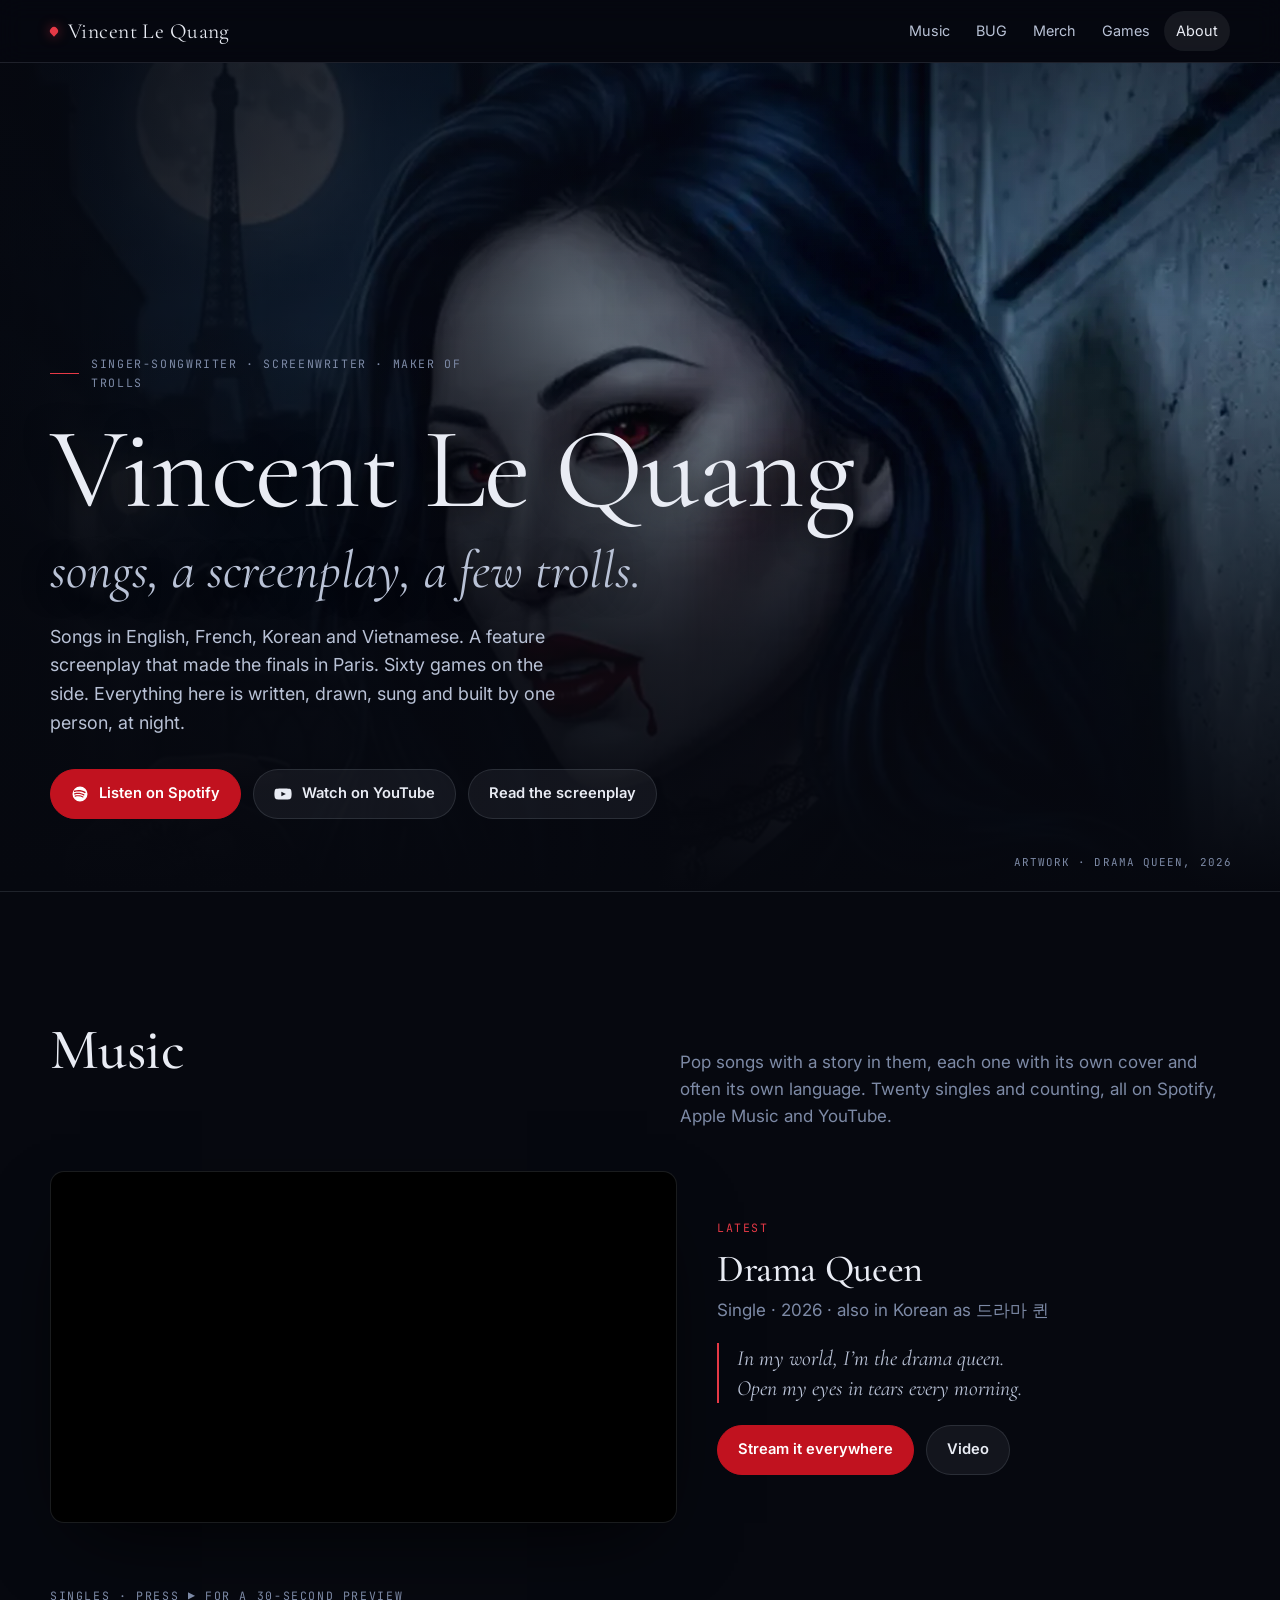
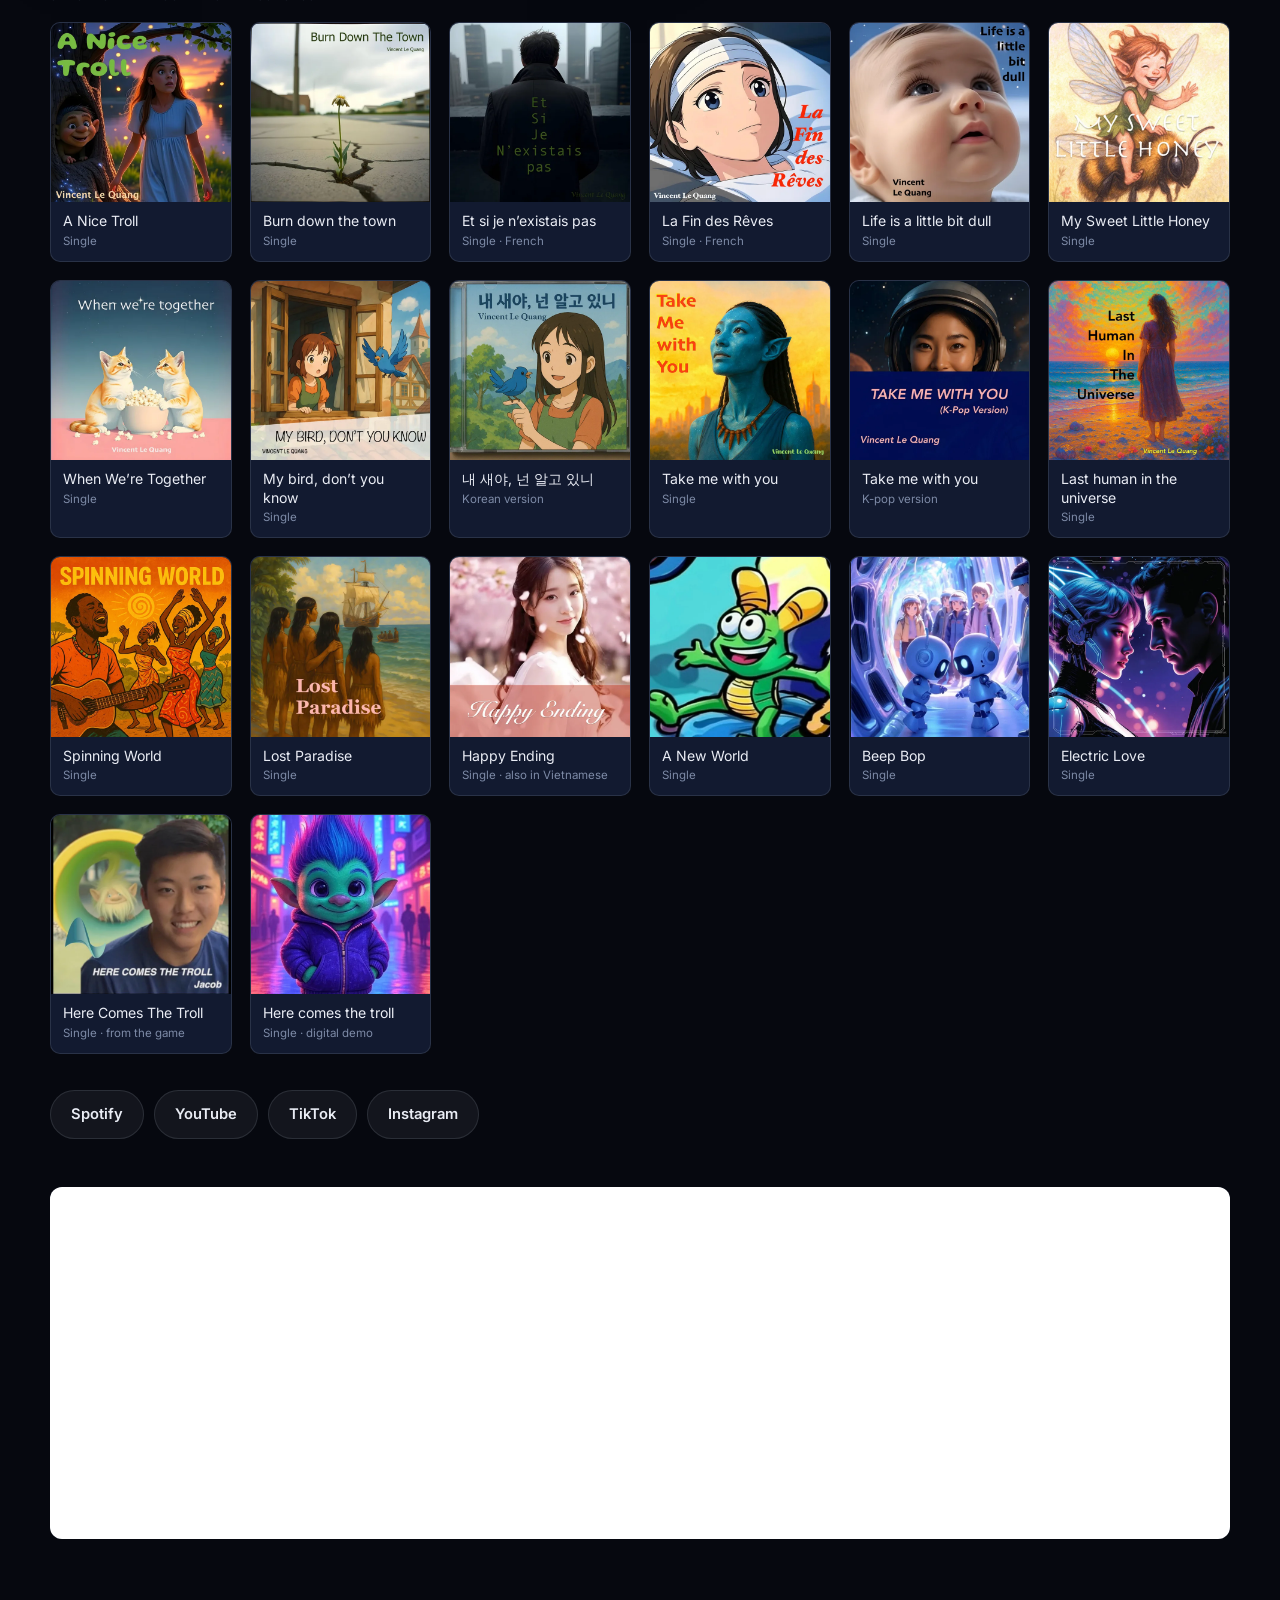
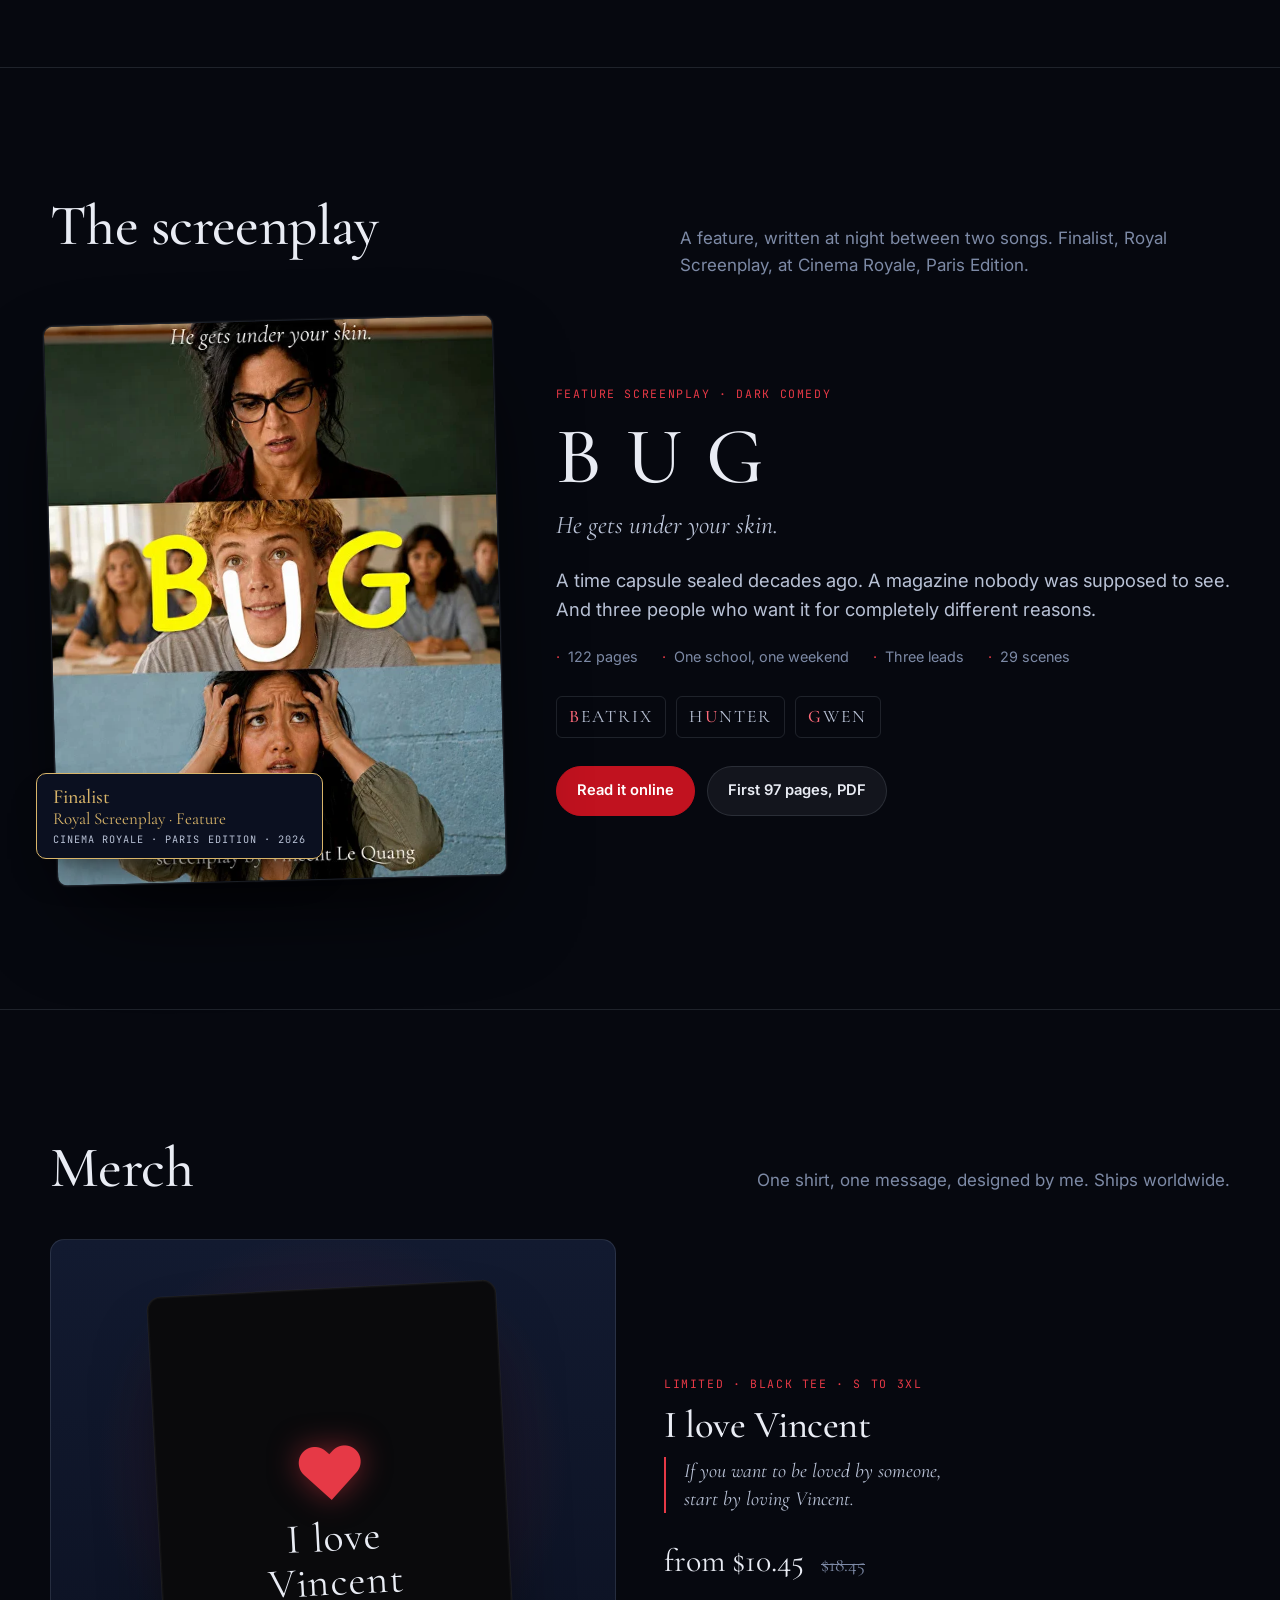
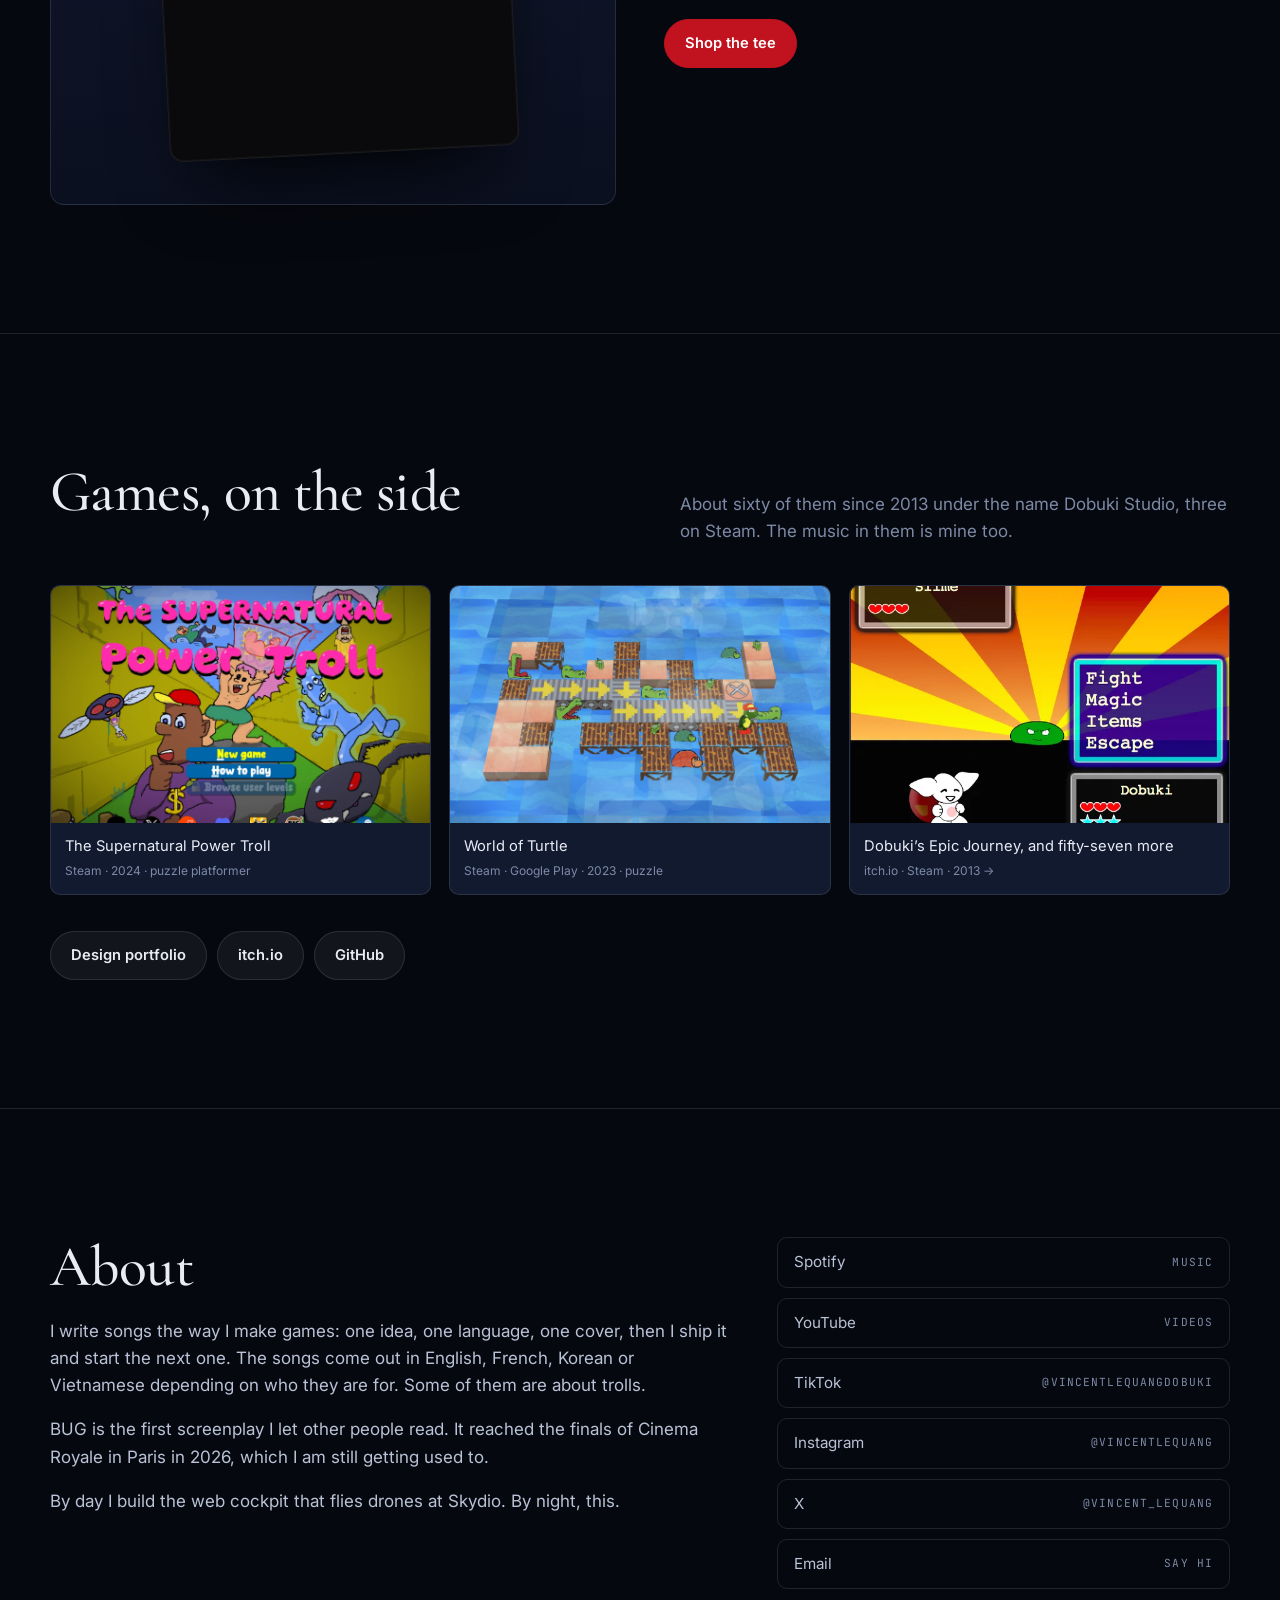
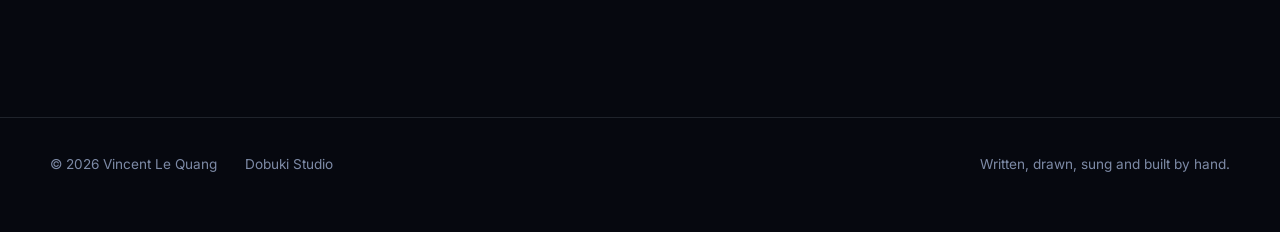
<file: index.html>
<!doctype html>
<html lang="en">
<head>
<meta charset="utf-8">
<meta name="viewport" content="width=device-width, initial-scale=1, viewport-fit=cover">
<title>Vincent Le Quang</title>
<meta name="description" content="Vincent Le Quang: songs in four languages, a feature screenplay called BUG, a t-shirt that loves you back, and a few trolls.">
<meta property="og:title" content="Vincent Le Quang">
<meta property="og:description" content="Songs, a screenplay, a few trolls.">
<meta property="og:image" content="img/drama-queen.webp">
<meta name="theme-color" content="#06080f">
<link rel="preconnect" href="https://fonts.googleapis.com">
<link rel="preconnect" href="https://fonts.gstatic.com" crossorigin>
<link href="https://fonts.googleapis.com/css2?family=Cormorant+Garamond:ital,wght@0,400;0,500;0,600;1,400;1,500&family=Inter:wght@400;500;600&family=JetBrains+Mono:wght@400;500&display=swap" rel="stylesheet">
<link rel="stylesheet" href="css/style.css">
</head>
<body>
<a class="skip" href="#music">Skip to the music</a>

<header class="top">
  <div class="wrap">
    <a class="brand" href="#top"><span class="drop" aria-hidden="true"></span>Vincent Le Quang</a>
    <nav class="nav" aria-label="Sections">
      <a href="#music">Music</a>
      <a href="#bug">BUG</a>
      <a href="#merch">Merch</a>
      <a href="#games">Games</a>
      <a href="#about">About</a>
    </nav>
  </div>
</header>

<main id="top">

<!-- ================= HERO ================= -->
<section class="hero" aria-labelledby="h1">
  <div class="hero-bg" role="img" aria-label="Artwork of the single Drama Queen: a woman with red lips under a full moon, the Eiffel Tower behind her."></div>
  <div class="hero-veil"></div>
  <div class="wrap">
    <p class="label">Singer-songwriter · screenwriter · maker of trolls</p>
    <h1 id="h1"><span class="name">Vincent Le Quang</span><span class="sub">songs, a screenplay, a few trolls.</span></h1>
    <p class="lede">Songs in English, French, Korean and Vietnamese. A feature screenplay that made the finals in Paris. Sixty games on the side. Everything here is written, drawn, sung and built by one person, at night.</p>
    <div class="cta">
      <a class="btn btn-red" href="https://open.spotify.com/artist/2CK1benPbEJGRluk7PitmP"><svg viewBox="0 0 24 24" aria-hidden="true"><path d="M12 2a10 10 0 1 0 0 20 10 10 0 0 0 0-20zm4.6 14.4a.7.7 0 0 1-1 .2c-2.6-1.6-6-2-9.9-1.1a.7.7 0 1 1-.3-1.4c4.3-1 8-.5 10.9 1.3.3.2.4.7.3 1zm1.2-2.8a.9.9 0 0 1-1.2.3c-3-1.9-7.7-2.4-11.3-1.3a.9.9 0 1 1-.5-1.7c4.1-1.2 9.2-.6 12.7 1.5.4.3.5.8.3 1.2zm.1-2.9C14.3 8.6 8.5 8.4 5.1 9.4a1 1 0 1 1-.6-2c3.9-1.2 10.4-1 14.5 1.5a1 1 0 0 1-1.1 1.8z"/></svg>Listen on Spotify</a>
      <a class="btn" href="https://www.youtube.com/@vincentlequang2"><svg viewBox="0 0 24 24" aria-hidden="true"><path d="M23 7.2a3 3 0 0 0-2.1-2.1C19 4.6 12 4.6 12 4.6s-7 0-8.9.5A3 3 0 0 0 1 7.2 31 31 0 0 0 .5 12 31 31 0 0 0 1 16.8a3 3 0 0 0 2.1 2.1c1.9.5 8.9.5 8.9.5s7 0 8.9-.5a3 3 0 0 0 2.1-2.1A31 31 0 0 0 23.5 12 31 31 0 0 0 23 7.2zM9.8 15.1V8.9l6 3.1-6 3.1z"/></svg>Watch on YouTube</a>
      <a class="btn" href="#bug">Read the screenplay</a>
    </div>
  </div>
  <div class="hero-credit">Artwork · Drama Queen, 2026</div>
</section>

<!-- ================= MUSIC ================= -->
<section class="section" id="music" aria-labelledby="h-music">
  <div class="wrap">
    <div class="section-head">
      <h2 id="h-music">Music</h2>
      <p>Pop songs with a story in them, each one with its own cover and often its own language. Twenty singles and counting, all on Spotify, Apple Music and YouTube.</p>
    </div>

    <div class="latest reveal">
      <div class="video">
        <iframe src="https://www.youtube-nocookie.com/embed/YNOC8FIreKA" title="Drama Queen, official video" loading="lazy" allow="accelerometer; autoplay; clipboard-write; encrypted-media; gyroscope; picture-in-picture; web-share" referrerpolicy="strict-origin-when-cross-origin" allowfullscreen></iframe>
      </div>
      <div>
        <p class="label red">Latest</p>
        <h3>Drama Queen</h3>
        <p class="meta">Single · 2026 · also in Korean as 드라마 퀸</p>
        <blockquote class="lyric">In my world, I’m the drama queen.<br>Open my eyes in tears every morning.</blockquote>
        <div class="cta" style="margin-top:0">
          <a class="btn btn-red" href="https://distrokid.com/hyperfollow/vincentlequang/--k-drama-queen">Stream it everywhere</a>
          <a class="btn" href="https://www.youtube.com/watch?v=YNOC8FIreKA">Video</a>
        </div>
      </div>
    </div>

    <p class="label" style="margin-bottom:16px">Singles · press ▶ for a 30-second preview</p>
    <div class="singles reveal" id="singles">
      <a class="single" href="https://open.spotify.com/album/43or4THWc67sPNvxWCTL3o" data-preview="https://p.scdn.co/mp3-preview/3bdb37b6f5753f90de374bd37ec56e36fb890bb4.mp3"><img src="img/covers/a-nice-troll.webp" width="600" height="600" alt="A Nice Troll cover" loading="lazy"><div class="t">A Nice Troll<small>Single</small></div></a>
      <a class="single" href="https://open.spotify.com/album/33U3vsq4eDXmB0EoeDcZOm" data-preview="https://p.scdn.co/mp3-preview/9aca6671b8f807f171c1298b8b384590d5954ba9.mp3"><img src="img/covers/burn-down-the-town.webp" width="600" height="600" alt="Burn down the town cover" loading="lazy"><div class="t">Burn down the town<small>Single</small></div></a>
      <a class="single" href="https://open.spotify.com/album/6fcAhaoY1NqqsBdsVkOx13" data-preview="https://p.scdn.co/mp3-preview/0987abeffb0fa2145f773e71484a2055db9007f6.mp3"><img src="img/covers/et-si-je-n-existais-pas.webp" width="600" height="600" alt="Et si je n'existais pas cover" loading="lazy"><div class="t">Et si je n’existais pas<small>Single · French</small></div></a>
      <a class="single" href="https://open.spotify.com/album/3Yaw3hCboIab58ohp314BW" data-preview="https://p.scdn.co/mp3-preview/274a53e4e56165e3c5631805a0d0fcf6af5a257a.mp3"><img src="img/covers/la-fin-des-r-ves.webp" width="600" height="600" alt="La Fin des Rêves cover" loading="lazy"><div class="t">La Fin des Rêves<small>Single · French</small></div></a>
      <a class="single" href="https://open.spotify.com/album/2E2arW0n8N4MwpWs9rUHC5" data-preview="https://p.scdn.co/mp3-preview/0468f85a71d25f489511d6b9679028a8aa3cfec5.mp3"><img src="img/covers/life-is-a-little-bit-dull.webp" width="600" height="600" alt="Life is a little bit dull cover" loading="lazy"><div class="t">Life is a little bit dull<small>Single</small></div></a>
      <a class="single" href="https://open.spotify.com/album/2lTMv1hDebFkDBgvxoCEdL" data-preview="https://p.scdn.co/mp3-preview/10a4e31e39a35da322e77ef109be7ff007d2daf7.mp3"><img src="img/covers/my-sweet-little-honey.webp" width="600" height="600" alt="My Sweet Little Honey cover" loading="lazy"><div class="t">My Sweet Little Honey<small>Single</small></div></a>
      <a class="single" href="https://open.spotify.com/album/4cPHqpUxz2DJ7boCwZMGni" data-preview="https://p.scdn.co/mp3-preview/829bc9f4d15137c7717d84ec49a328294f25ec84.mp3"><img src="img/covers/when-we-re-together.webp" width="600" height="600" alt="When We're Together cover" loading="lazy"><div class="t">When We’re Together<small>Single</small></div></a>
      <a class="single" href="https://open.spotify.com/album/5cqqEJcxXgM5sgebZD9m6A" data-preview="https://p.scdn.co/mp3-preview/a1158a73e4d064f267e8abaf4e34d95df8a7e107.mp3"><img src="img/covers/my-bird-don-t-you-know.webp" width="600" height="600" alt="My bird, don't you know cover" loading="lazy"><div class="t">My bird, don’t you know<small>Single</small></div></a>
      <a class="single" href="https://open.spotify.com/album/4FUihS4J6HOwtwJnLBAqNK" data-preview="https://p.scdn.co/mp3-preview/44fe28cd391e04443d639a9f9bb3d8d393826985.mp3"><img src="img/covers/my-bird-don-t-you-know-korean-version.webp" width="600" height="600" alt="내 새야, 넌 알고 있니 cover" loading="lazy"><div class="t">내 새야, 넌 알고 있니<small>Korean version</small></div></a>
      <a class="single" href="https://open.spotify.com/album/1fgbLPOYphHW3g6lNYB0LW" data-preview="https://p.scdn.co/mp3-preview/b91bb777cd5f205bb34474a3dddd6057f359e6ce.mp3"><img src="img/covers/take-me-with-you.webp" width="600" height="600" alt="Take me with you cover" loading="lazy"><div class="t">Take me with you<small>Single</small></div></a>
      <a class="single" href="https://open.spotify.com/album/0Eurokd0AZHHWyjripWT5b" data-preview="https://p.scdn.co/mp3-preview/97bc204c3e98283a4fa6d1aff4d55878687a7f6d.mp3"><img src="img/covers/take-me-with-you-korean-version.webp" width="600" height="600" alt="Take me with you, K-pop version cover" loading="lazy"><div class="t">Take me with you<small>K-pop version</small></div></a>
      <a class="single" href="https://open.spotify.com/album/3QxYCgNGBAr5nKPRIfwTho" data-preview="https://p.scdn.co/mp3-preview/29d3059b50cbb789ab1e4d0c582e78f8ae6a54aa.mp3"><img src="img/covers/last-human-in-the-universe.webp" width="600" height="600" alt="Last human in the universe cover" loading="lazy"><div class="t">Last human in the universe<small>Single</small></div></a>
      <a class="single" href="https://open.spotify.com/album/4WwG2DoeXK6dDknvtf9MIf" data-preview="https://p.scdn.co/mp3-preview/ca68573287af2adc991348656ef51913b9cefdab.mp3"><img src="img/covers/spinning-world.webp" width="600" height="600" alt="Spinning World cover" loading="lazy"><div class="t">Spinning World<small>Single</small></div></a>
      <a class="single" href="https://open.spotify.com/album/1tMf5PmXYE5l7t9LwL1Rb1" data-preview="https://p.scdn.co/mp3-preview/ae9f75450acf7d6ae52baeaf6e9835d1fe179ac1.mp3"><img src="img/covers/lost-paradise.webp" width="600" height="600" alt="Lost Paradise cover" loading="lazy"><div class="t">Lost Paradise<small>Single</small></div></a>
      <a class="single" href="https://open.spotify.com/album/141wmHHpTGTifQP8VmCjIr" data-preview="https://p.scdn.co/mp3-preview/35bb8d611b06eee530146a885c35bb93c54b0732.mp3"><img src="img/covers/happy-ending.webp" width="600" height="600" alt="Happy Ending cover" loading="lazy"><div class="t">Happy Ending<small>Single · also in Vietnamese</small></div></a>
      <a class="single" href="https://open.spotify.com/album/3EqhhJ9dO6cHsfW9hhxSAb" data-preview="https://p.scdn.co/mp3-preview/85cdeaffb4309620ac3b0984387471ef41da0a4d.mp3"><img src="img/covers/a-new-world.webp" width="600" height="600" alt="A New World cover" loading="lazy"><div class="t">A New World<small>Single</small></div></a>
      <a class="single" href="https://open.spotify.com/album/6F4gPqxImbmPk8XQtYtGMQ" data-preview="https://p.scdn.co/mp3-preview/2528ac19d09b6678086a064398f2b126587e1cad.mp3"><img src="img/covers/beep-bop.webp" width="600" height="600" alt="Beep Bop cover" loading="lazy"><div class="t">Beep Bop<small>Single</small></div></a>
      <a class="single" href="https://open.spotify.com/album/4cgqvvtpt8ivHOJUAUjJql" data-preview="https://p.scdn.co/mp3-preview/4738c83917554719df3744d4cdfc620eb5195dc3.mp3"><img src="img/covers/electric-love.webp" width="600" height="600" alt="Electric Love cover" loading="lazy"><div class="t">Electric Love<small>Single</small></div></a>
      <a class="single" href="https://open.spotify.com/album/2bUK6fqttXroK5AiRxd37k" data-preview="https://p.scdn.co/mp3-preview/f9d0fe01db7d7e8bea65d90aae3c82b6f8d30f9d.mp3"><img src="img/covers/here-comes-the-troll.webp" width="600" height="600" alt="Here Comes The Troll cover" loading="lazy"><div class="t">Here Comes The Troll<small>Single · from the game</small></div></a>
      <a class="single" href="https://open.spotify.com/album/17Dw7rTbhtBH7PMo6pTbiL" data-preview="https://p.scdn.co/mp3-preview/da57582a662e3a00e0fc5e3b3143671dd2e81d3b.mp3"><img src="img/covers/here-comes-the-troll-2.webp" width="600" height="600" alt="Here comes the troll, second cover" loading="lazy"><div class="t">Here comes the troll<small>Single · digital demo</small></div></a>
    </div>

    <div class="platforms">
      <a class="btn" href="https://open.spotify.com/artist/2CK1benPbEJGRluk7PitmP">Spotify</a>
      <a class="btn" href="https://www.youtube.com/@vincentlequang2">YouTube</a>
      <a class="btn" href="https://www.tiktok.com/@vincentlequangdobuki">TikTok</a>
      <a class="btn" href="https://www.instagram.com/vincentlequang">Instagram</a>
    </div>

    <div class="embed reveal">
      <iframe src="https://open.spotify.com/embed/artist/2CK1benPbEJGRluk7PitmP?utm_source=generator&theme=0" title="Vincent Le Quang on Spotify" loading="lazy" allow="autoplay; clipboard-write; encrypted-media; fullscreen; picture-in-picture"></iframe>
    </div>
  </div>
</section>

<!-- ================= BUG ================= -->
<section class="section" id="bug" aria-labelledby="h-bug">
  <div class="wrap">
    <div class="section-head">
      <h2 id="h-bug">The screenplay</h2>
      <p>A feature, written at night between two songs. Finalist, Royal Screenplay, at Cinema Royale, Paris Edition.</p>
    </div>
    <div class="screenplay reveal">
      <div class="poster">
        <img src="img/bug-poster.webp" width="560" height="760" alt="Poster of BUG: three faces stacked, a teacher with glasses, a boy with curly hair, a girl holding her head, the letters B U G across the middle. Tagline: He gets under your skin." loading="lazy">
        <a class="laurel" href="https://cinemaroyaleff.com/winnersaugust22026-october152026"><b>Finalist</b>Royal Screenplay · Feature<small>Cinema Royale · Paris Edition · 2026</small></a>
      </div>
      <div>
        <p class="label red">Feature screenplay · dark comedy</p>
        <h3>BUG</h3>
        <p class="tag">He gets under your skin.</p>
        <p class="logline">A time capsule sealed decades ago. A magazine nobody was supposed to see. And three people who want it for completely different reasons.</p>
        <ul class="facts"><li>122 pages</li><li>One school, one weekend</li><li>Three leads</li><li>29 scenes</li></ul>
        <div class="cast"><span><b>B</b>EATRIX</span><span>H<b>U</b>NTER</span><span><b>G</b>WEN</span></div>
        <div class="cta" style="margin-top:0">
          <a class="btn btn-red" href="http://bug.dobuki.net/">Read it online</a>
          <a class="btn" href="http://bug.dobuki.net/BUG-first-97-pages.pdf">First 97 pages, PDF</a>
        </div>
      </div>
    </div>
  </div>
</section>

<!-- ================= MERCH ================= -->
<section class="section" id="merch" aria-labelledby="h-merch">
  <div class="wrap">
    <div class="section-head">
      <h2 id="h-merch">Merch</h2>
      <p>One shirt, one message, designed by me. Ships worldwide.</p>
    </div>
    <div class="merch reveal">
      <div class="tee" aria-hidden="true">
        <div class="tee-card"><span class="tee-heart">♥</span><span class="tee-text">I love<br>Vincent</span></div>
      </div>
      <div>
        <p class="label red">Limited · black tee · S to 3XL</p>
        <h3 style="font-size:2.4rem;margin:8px 0 12px">I love Vincent</h3>
        <p class="lyric" style="font-size:1.25rem">If you want to be loved by someone, start by loving Vincent.</p>
        <p class="price">from $10.45 <s>$18.45</s></p>
        <div class="cta" style="margin-top:8px">
          <a class="btn btn-red" href="https://ilovevincent.dobuki.net/">Shop the tee</a>
        </div>
      </div>
    </div>
  </div>
</section>

<!-- ================= GAMES ================= -->
<section class="section" id="games" aria-labelledby="h-games">
  <div class="wrap">
    <div class="section-head">
      <h2 id="h-games">Games, on the side</h2>
      <p>About sixty of them since 2013 under the name Dobuki Studio, three on Steam. The music in them is mine too.</p>
    </div>
    <div class="games reveal">
      <a class="game" href="https://store.steampowered.com/app/3331280/The_Supernatural_Power_Troll/"><img src="img/pt-menu.webp" width="1600" height="1200" alt="The Supernatural Power Troll main menu" loading="lazy"><div class="t">The Supernatural Power Troll<small>Steam · 2024 · puzzle platformer</small></div></a>
      <a class="game" href="https://store.steampowered.com/app/2258040/World_of_Turtle/"><img src="img/wot-01.webp" width="1600" height="1066" alt="World of Turtle gameplay" loading="lazy"><div class="t">World of Turtle<small>Steam · Google Play · 2023 · puzzle</small></div></a>
      <a class="game" href="https://jacklehamster.itch.io/"><img src="img/epic-journey.webp" width="1200" height="896" alt="Dobuki's Epic Journey" loading="lazy"><div class="t">Dobuki’s Epic Journey, and fifty-seven more<small>itch.io · Steam · 2013 →</small></div></a>
    </div>
    <div class="platforms">
      <a class="btn" href="design/">Design portfolio</a>
      <a class="btn" href="https://jacklehamster.itch.io/">itch.io</a>
      <a class="btn" href="https://github.com/jacklehamster">GitHub</a>
    </div>
  </div>
</section>

<!-- ================= ABOUT ================= -->
<section class="section" id="about" aria-labelledby="h-about">
  <div class="wrap">
    <div class="about reveal">
      <div>
        <h2 id="h-about" style="margin-bottom:20px">About</h2>
        <p>I write songs the way I make games: one idea, one language, one cover, then I ship it and start the next one. The songs come out in English, French, Korean or Vietnamese depending on who they are for. Some of them are about trolls.</p>
        <p>BUG is the first screenplay I let other people read. It reached the finals of Cinema Royale in Paris in 2026, which I am still getting used to.</p>
        <p>By day I build the web cockpit that flies drones at Skydio. By night, this.</p>
      </div>
      <div class="socials">
        <a href="https://open.spotify.com/artist/2CK1benPbEJGRluk7PitmP">Spotify <span>music</span></a>
        <a href="https://www.youtube.com/@vincentlequang2">YouTube <span>videos</span></a>
        <a href="https://www.tiktok.com/@vincentlequangdobuki">TikTok <span>@vincentlequangdobuki</span></a>
        <a href="https://www.instagram.com/vincentlequang">Instagram <span>@vincentlequang</span></a>
        <a href="https://x.com/Vincent_LeQuang">X <span>@Vincent_LeQuang</span></a>
        <a href="mailto:jacklehamster@gmail.com">Email <span>say hi</span></a>
      </div>
    </div>
  </div>
</section>

</main>

<footer class="foot">
  <div class="wrap">
    <span>© 2026 Vincent Le Quang</span>
    <span>Dobuki Studio</span>
    <span class="right">Written, drawn, sung and built by hand.</span>
  </div>
</footer>

<script src="js/main.js"></script>
</body>
</html>
</file>
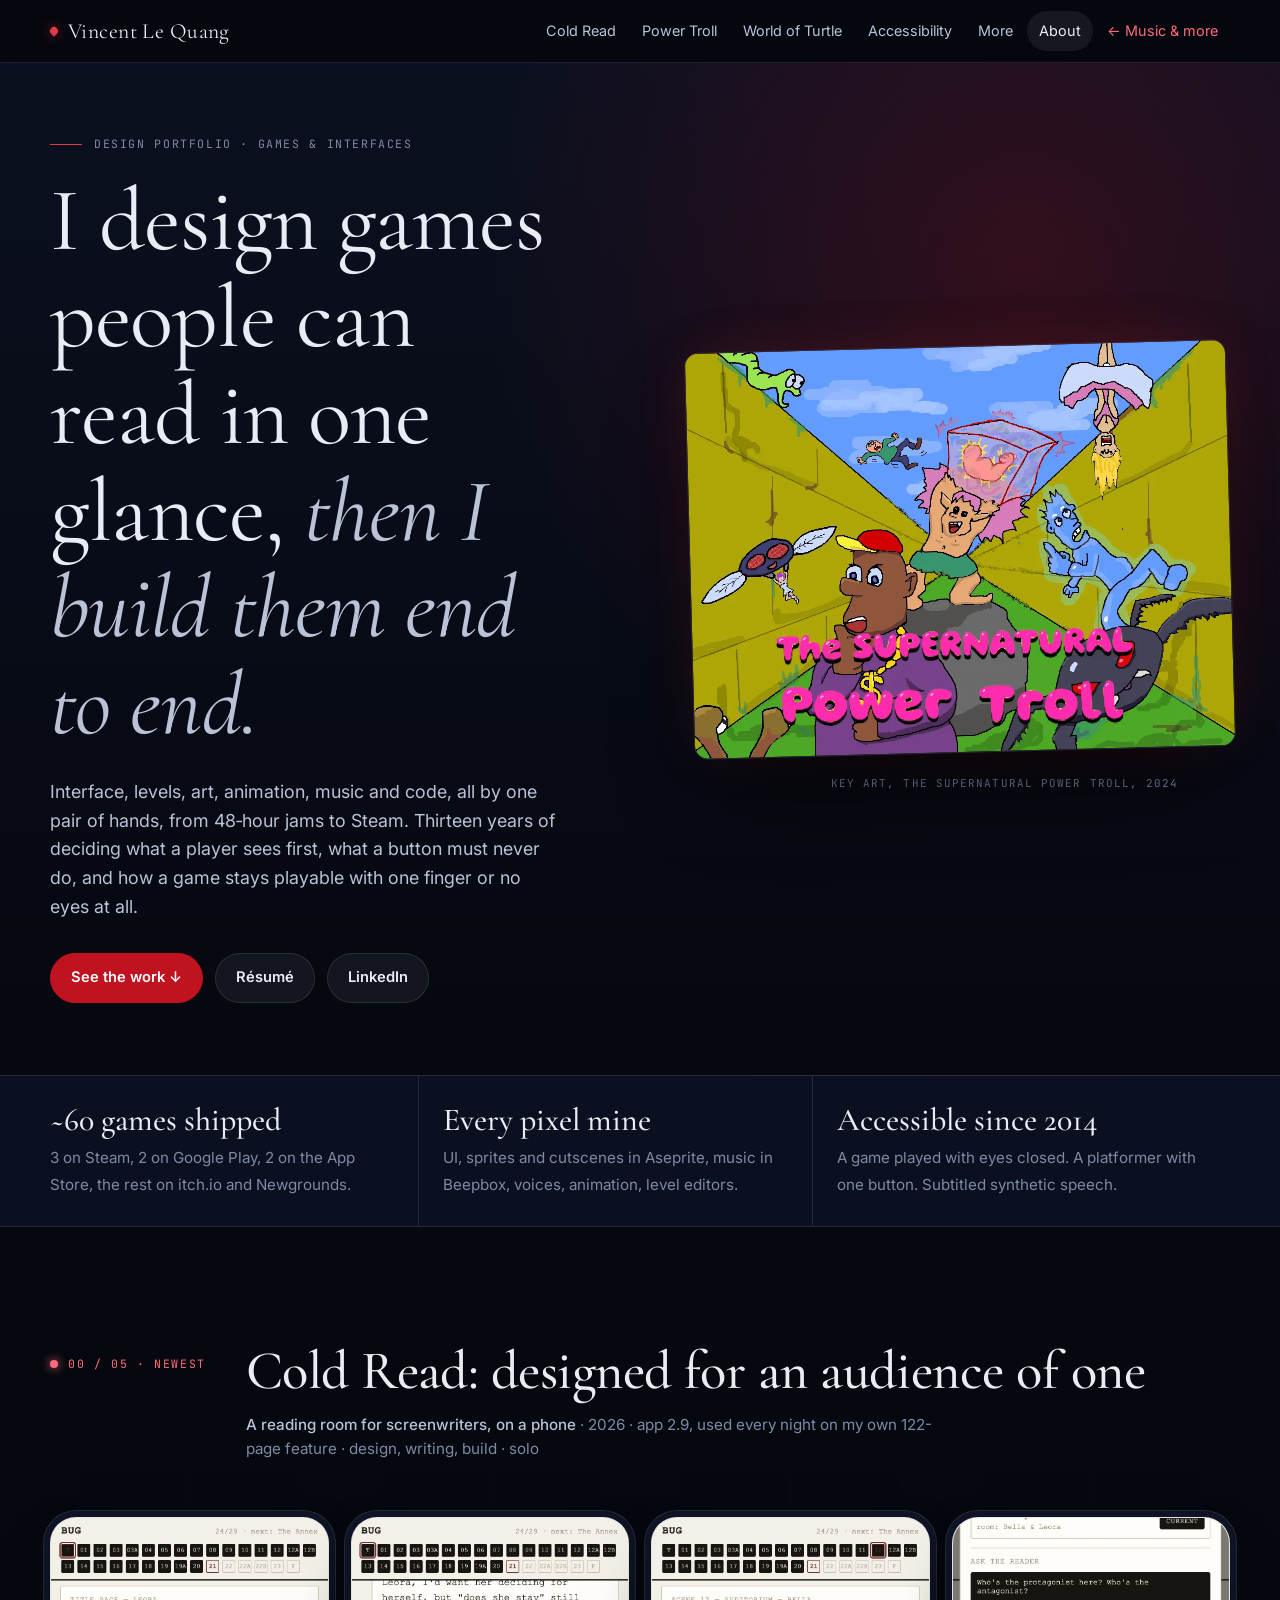
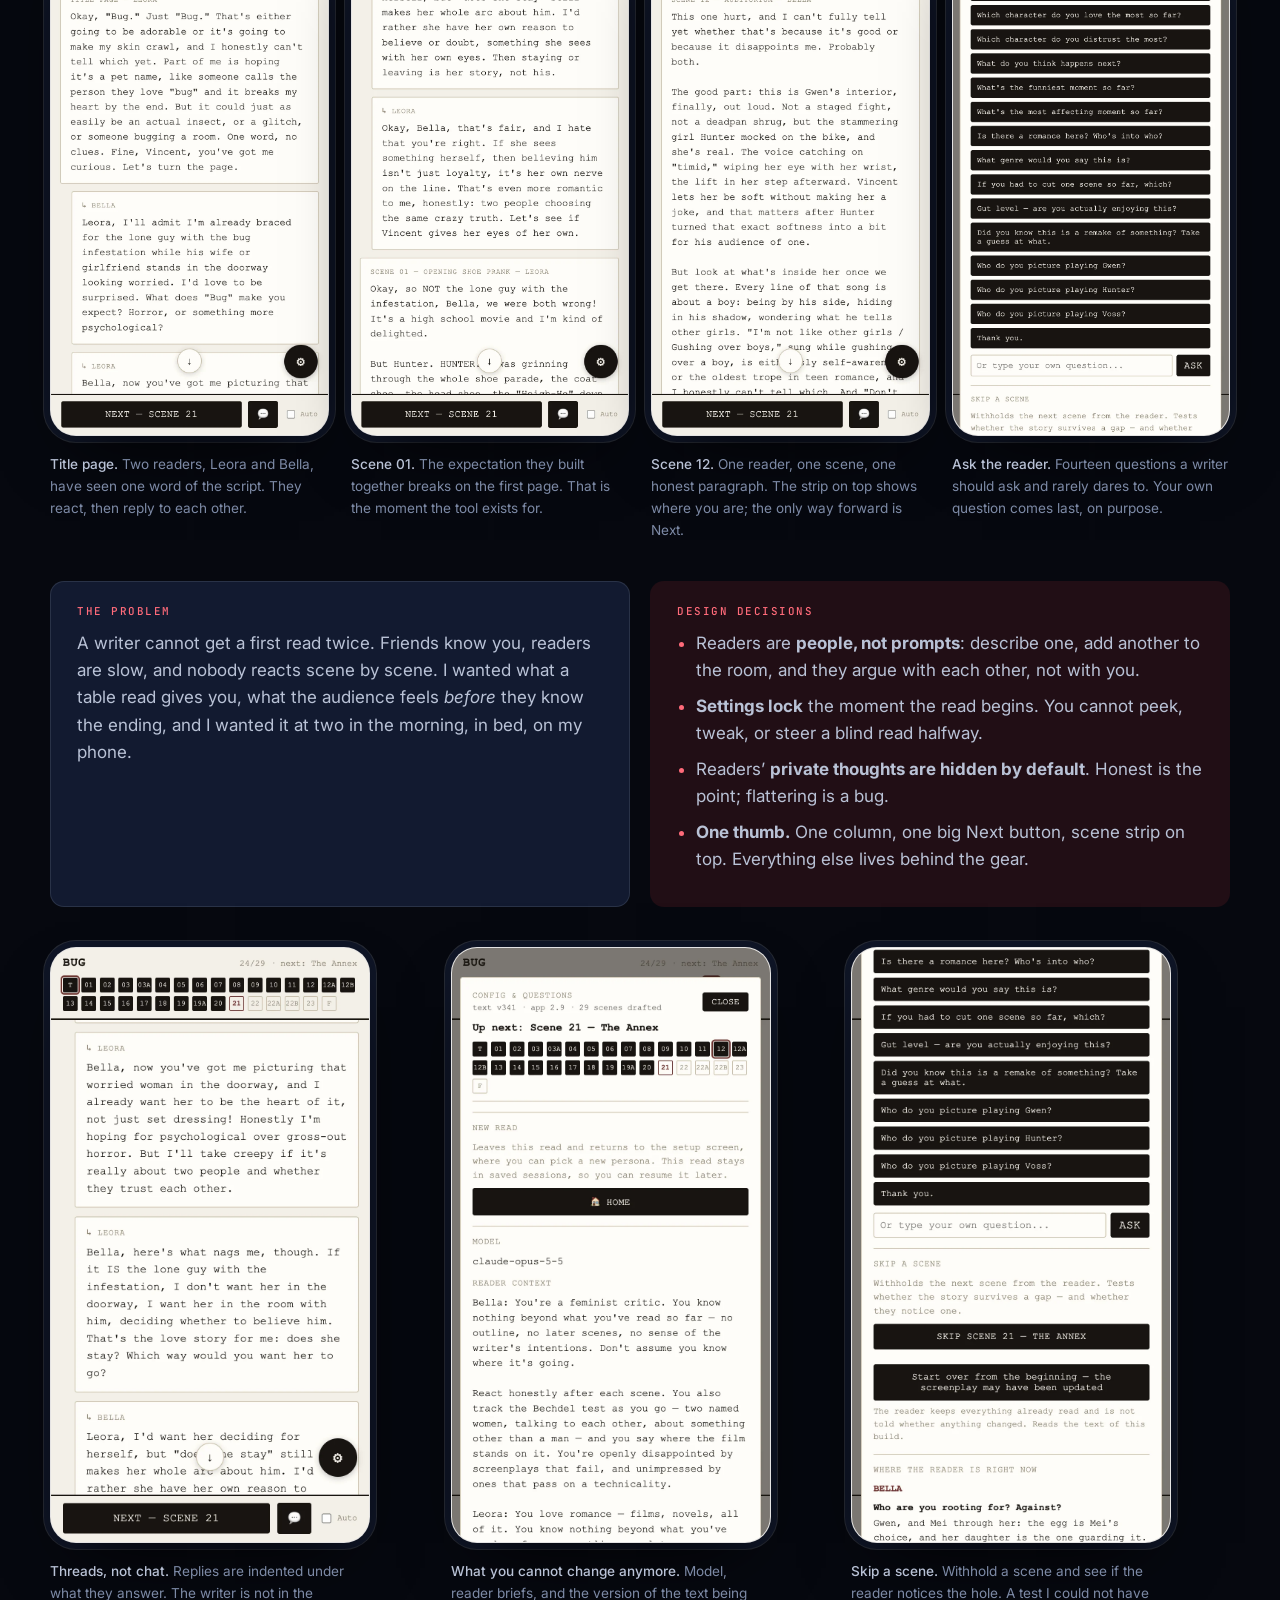
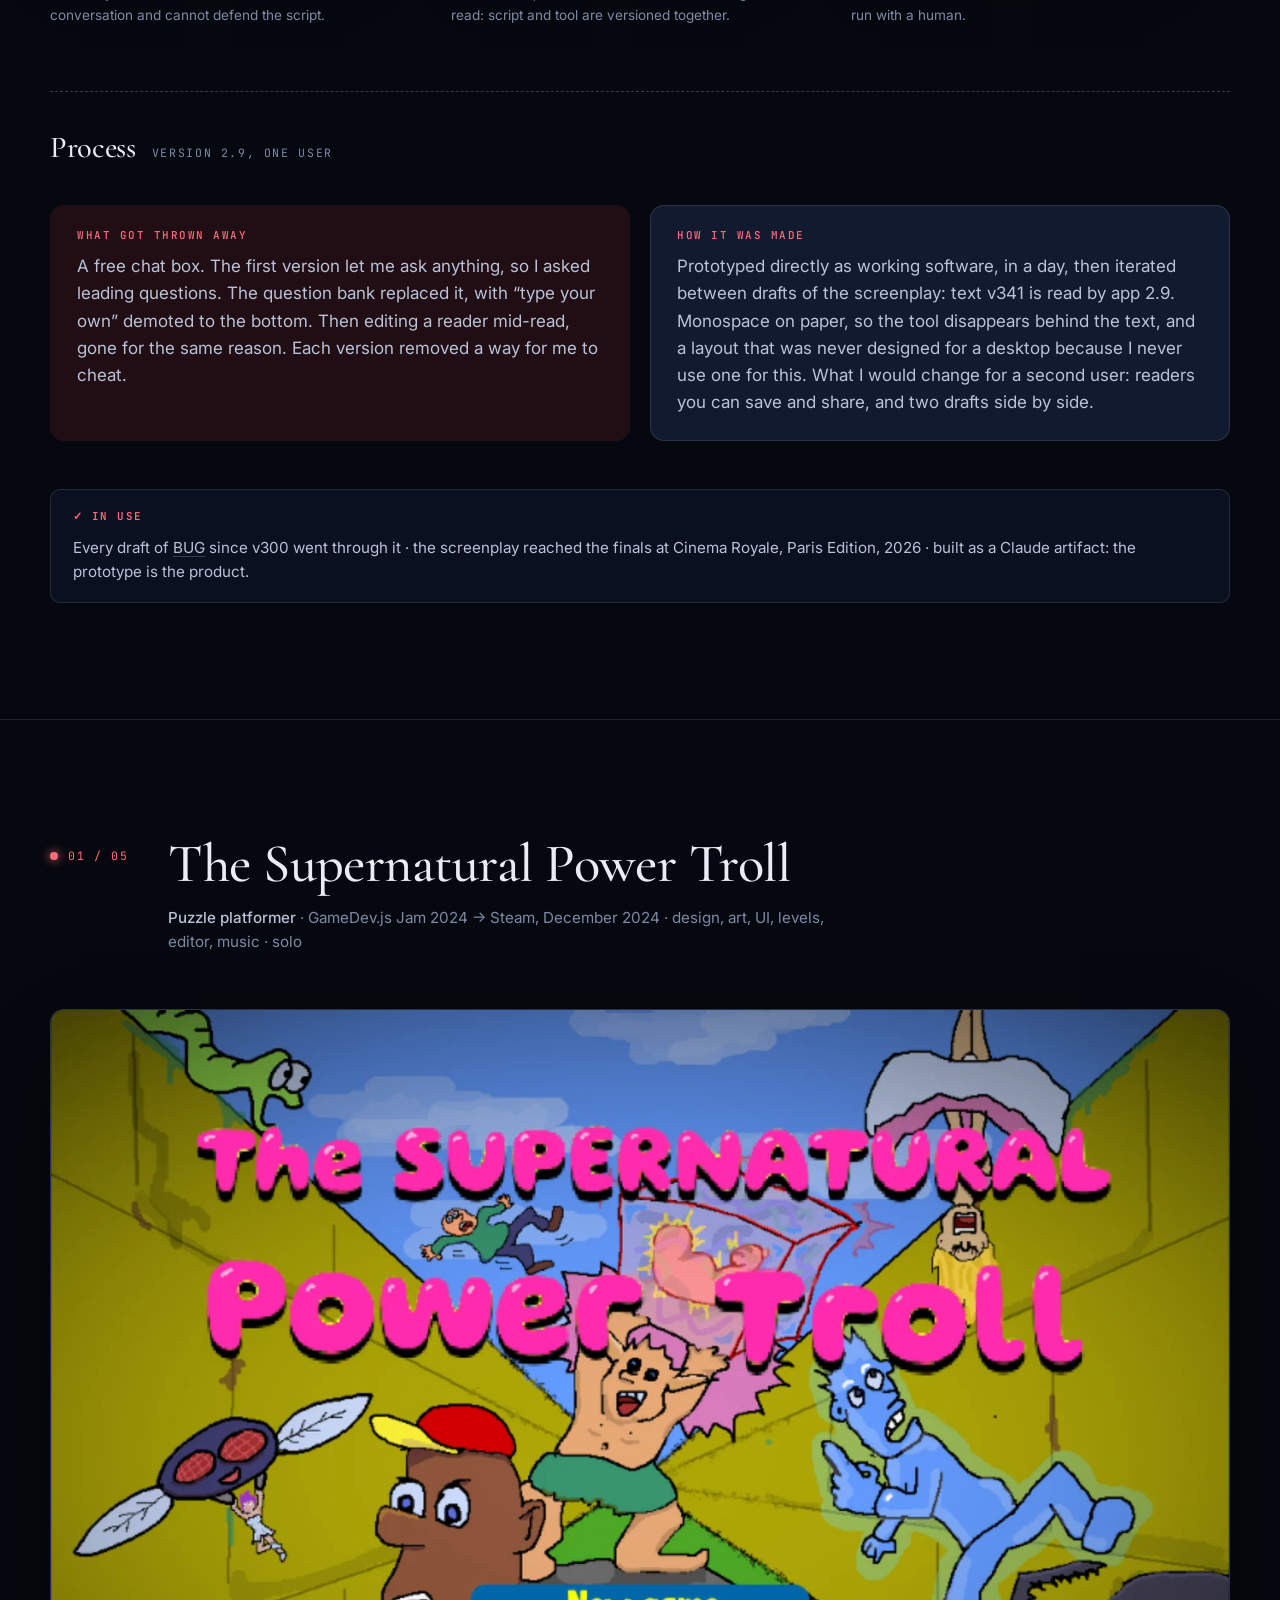
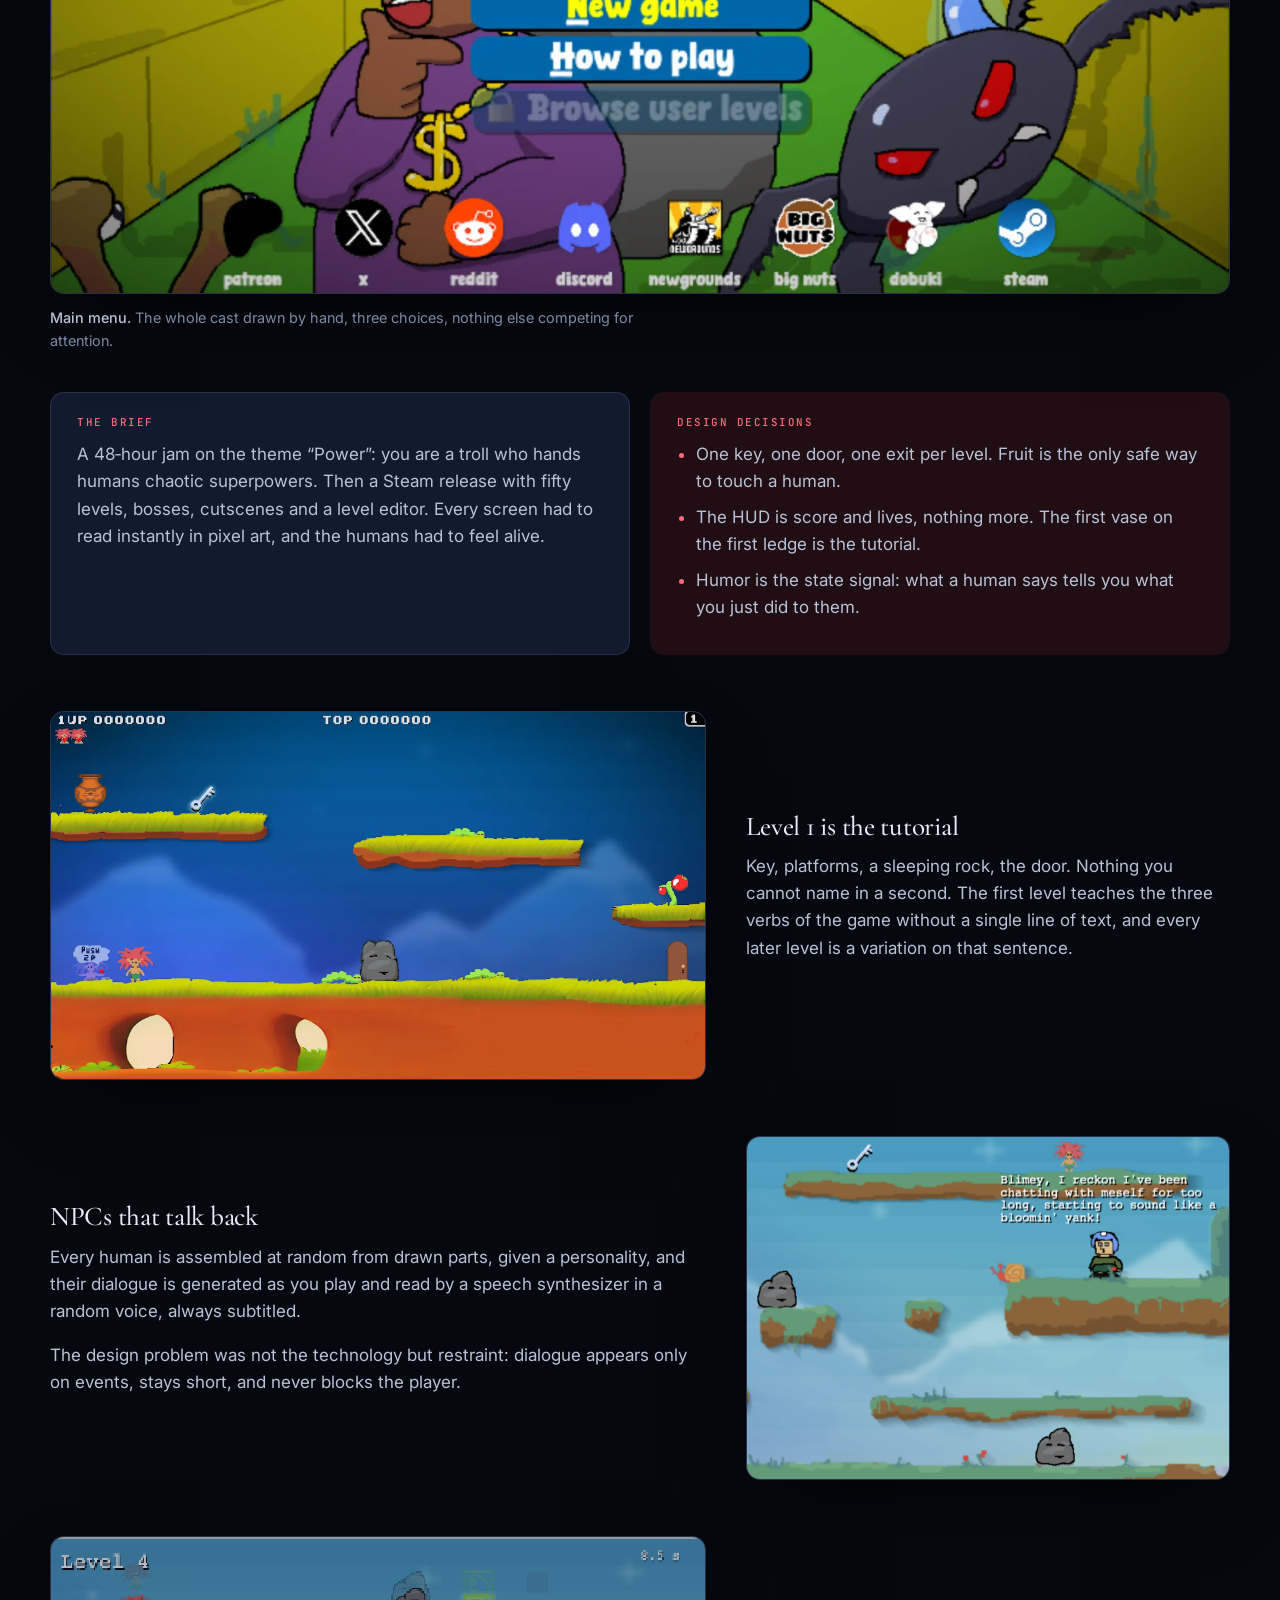
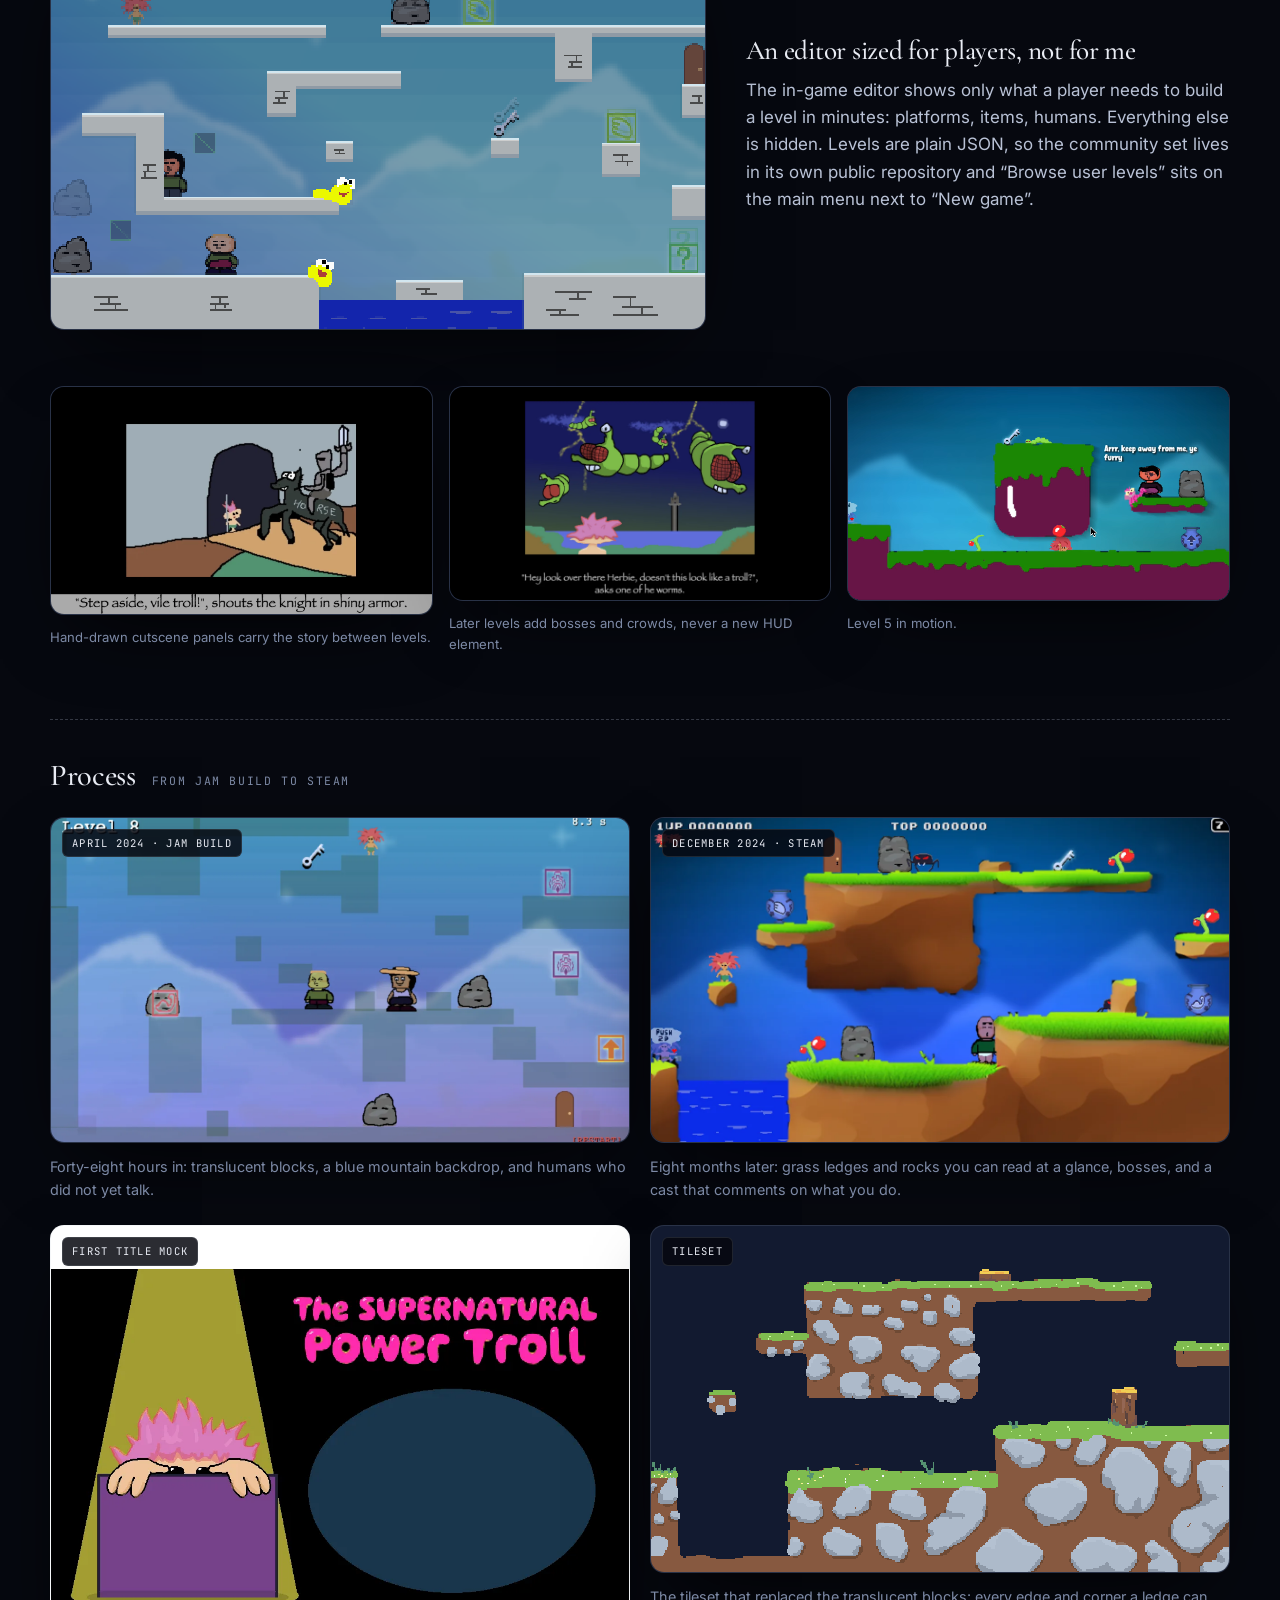
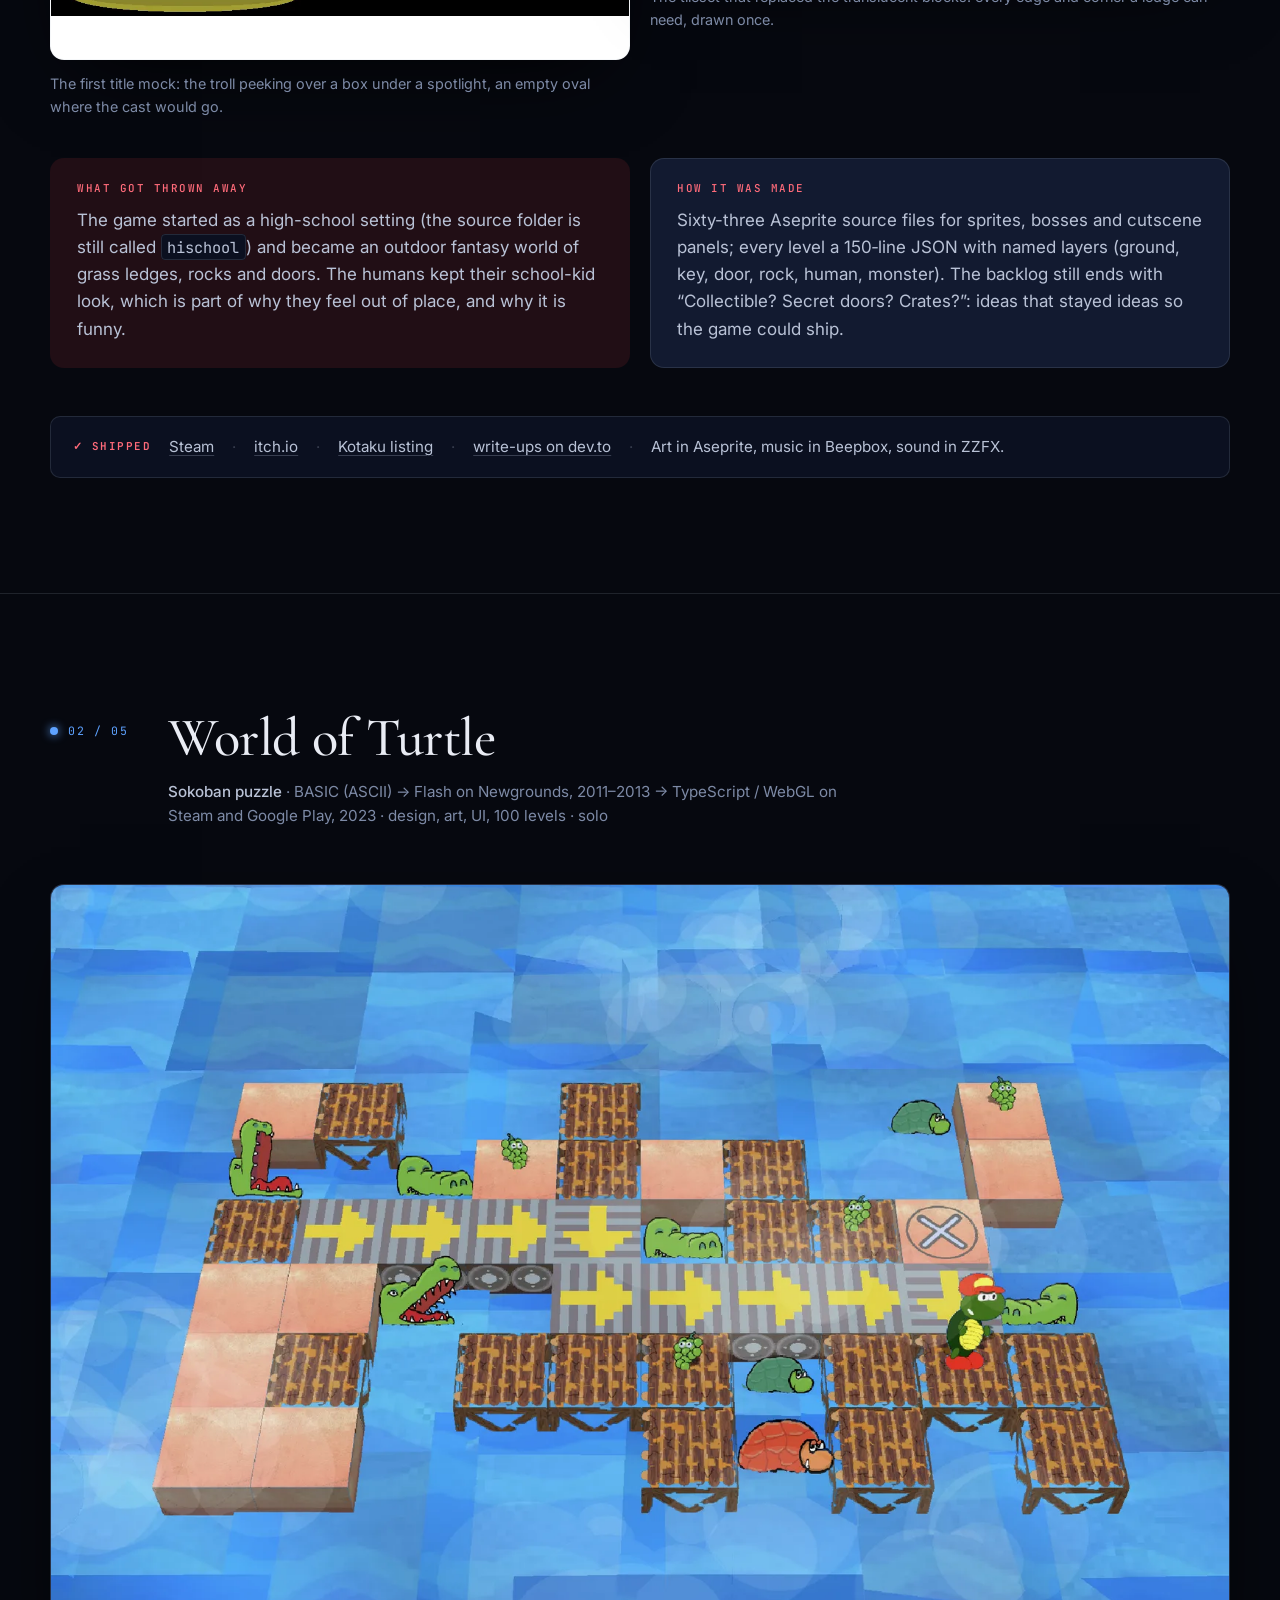
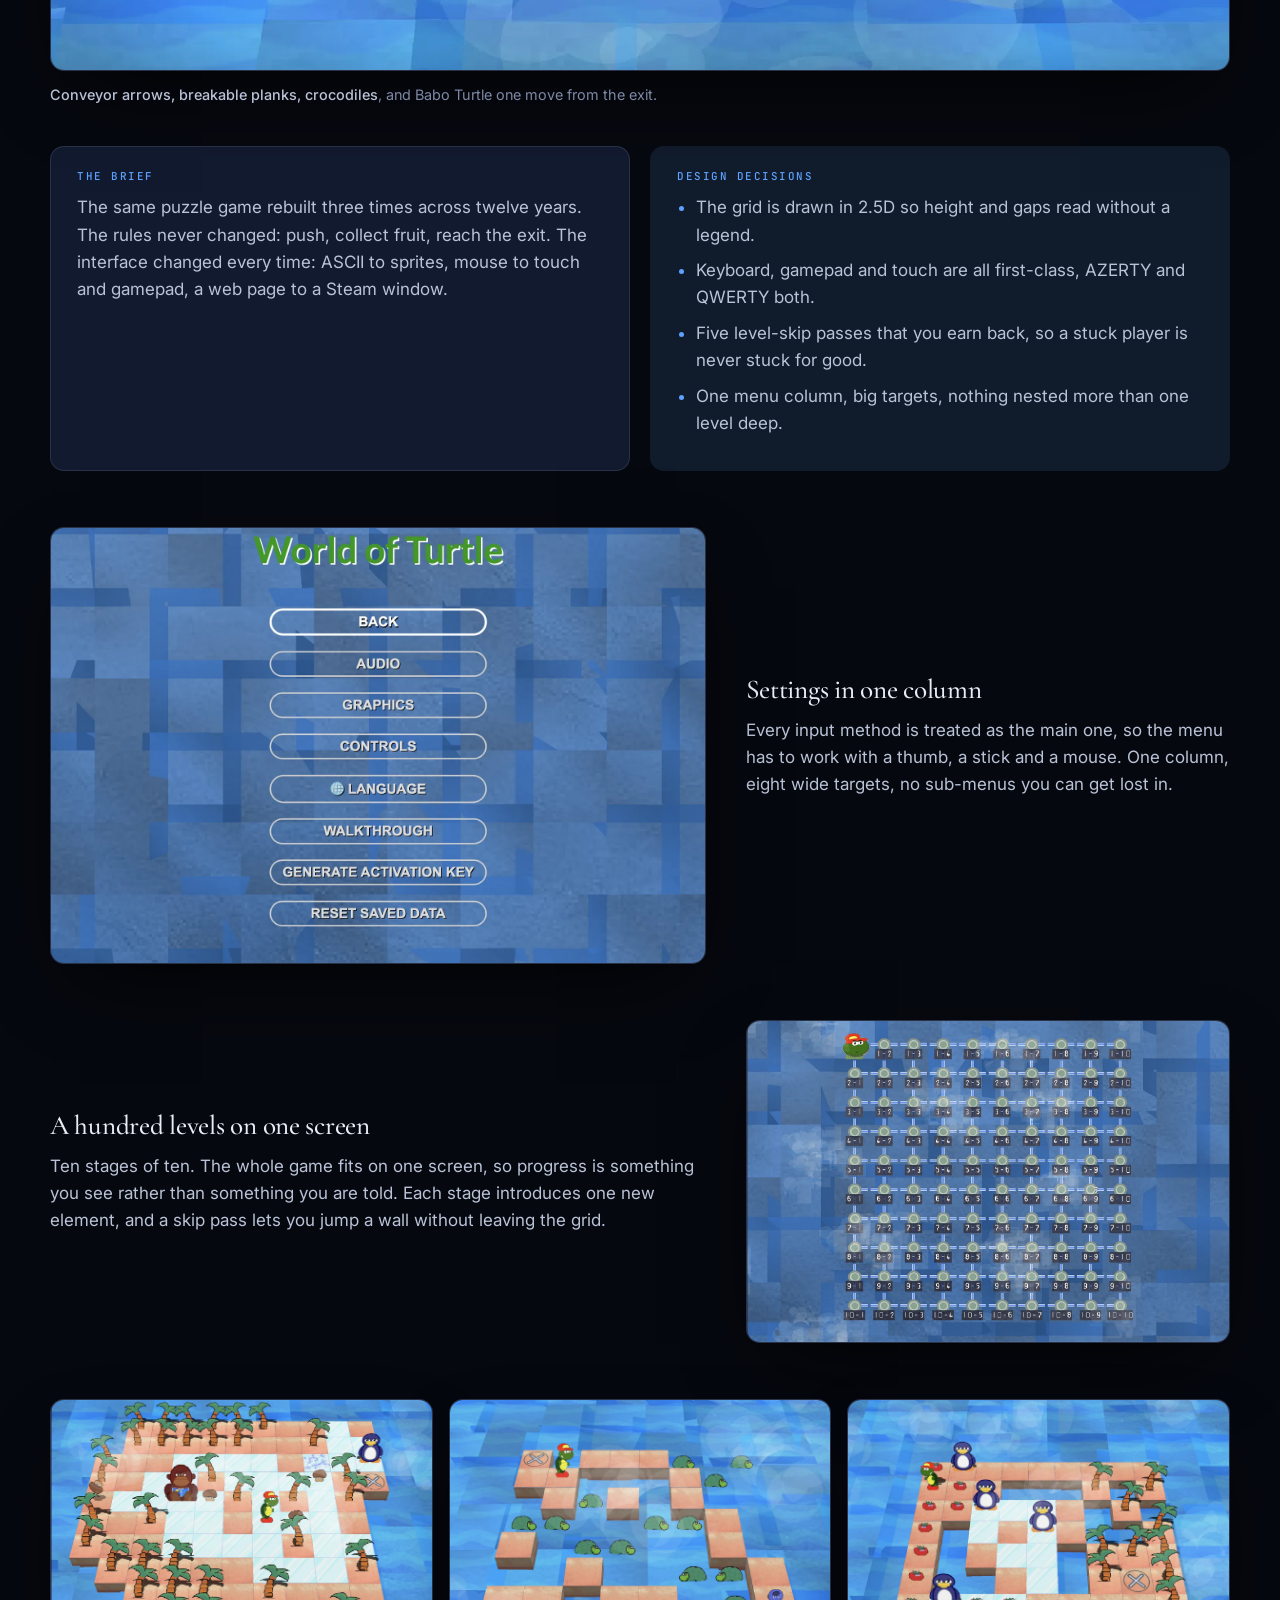
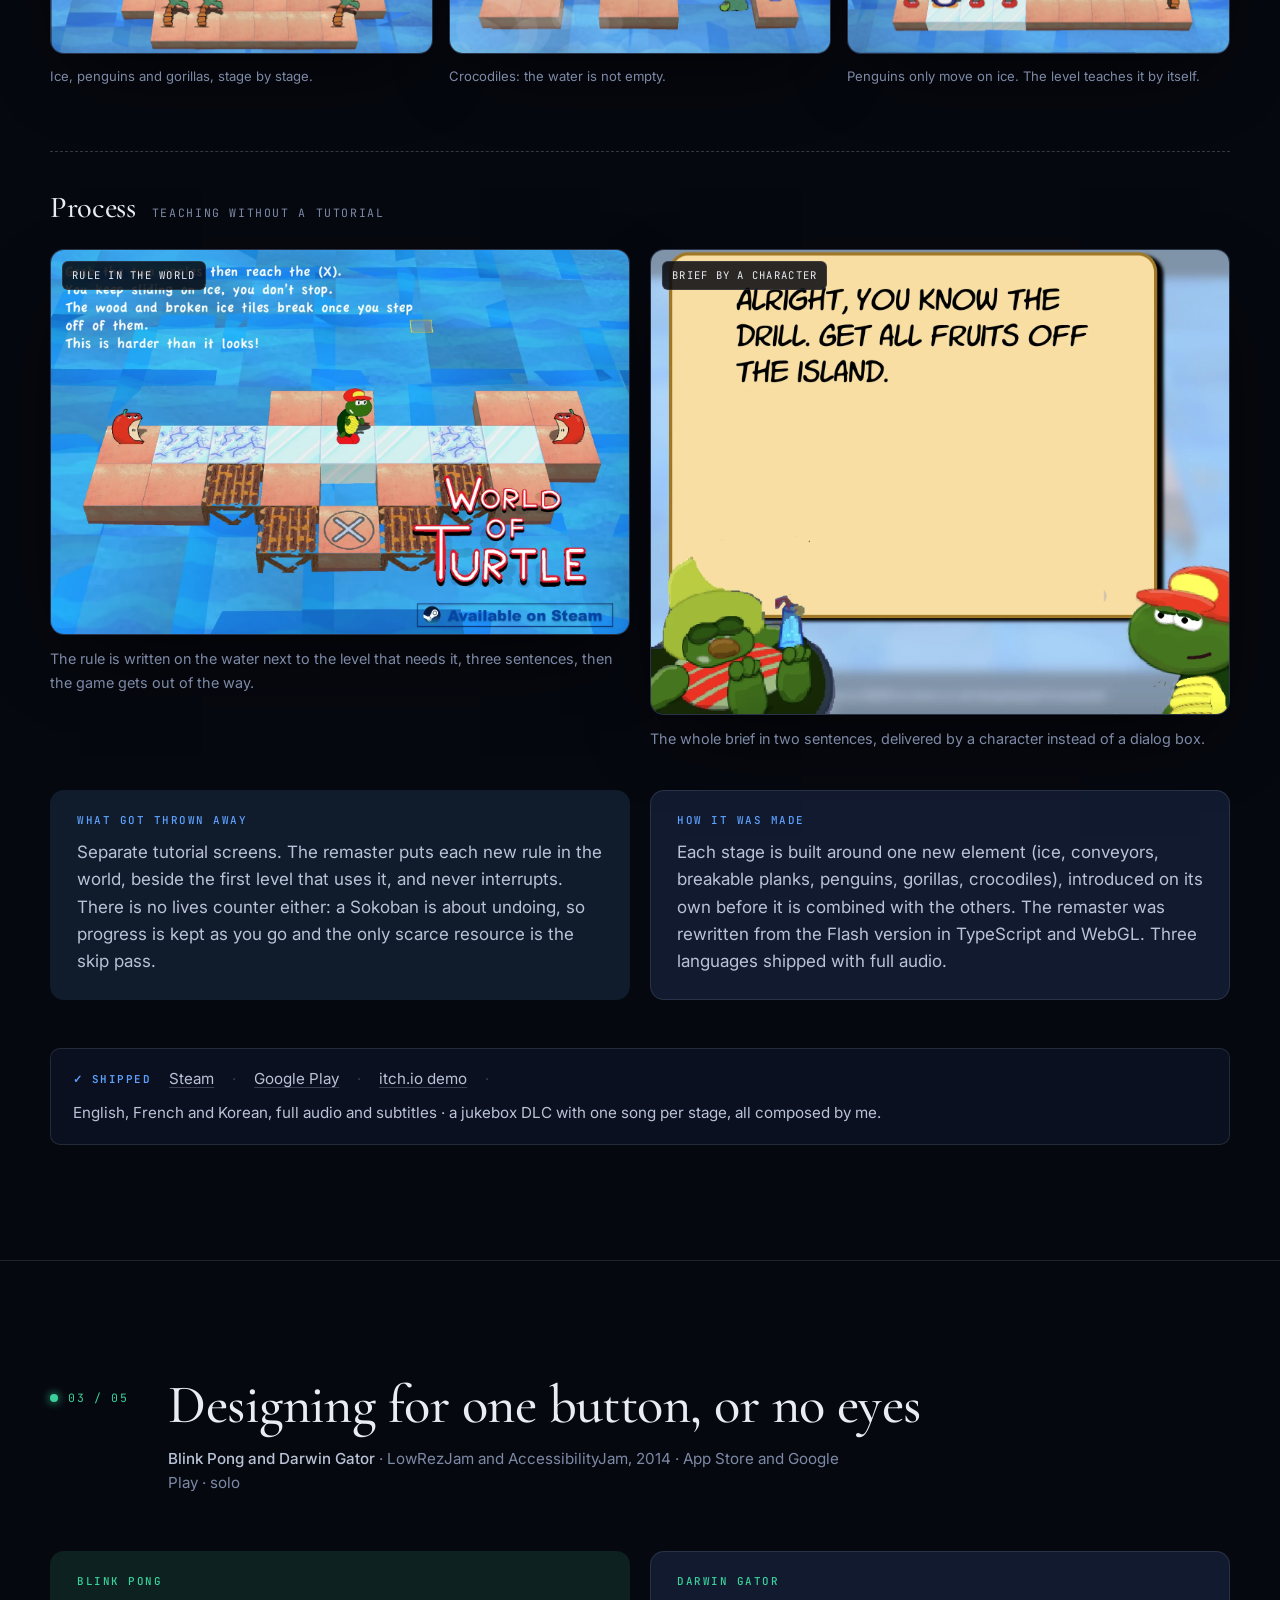
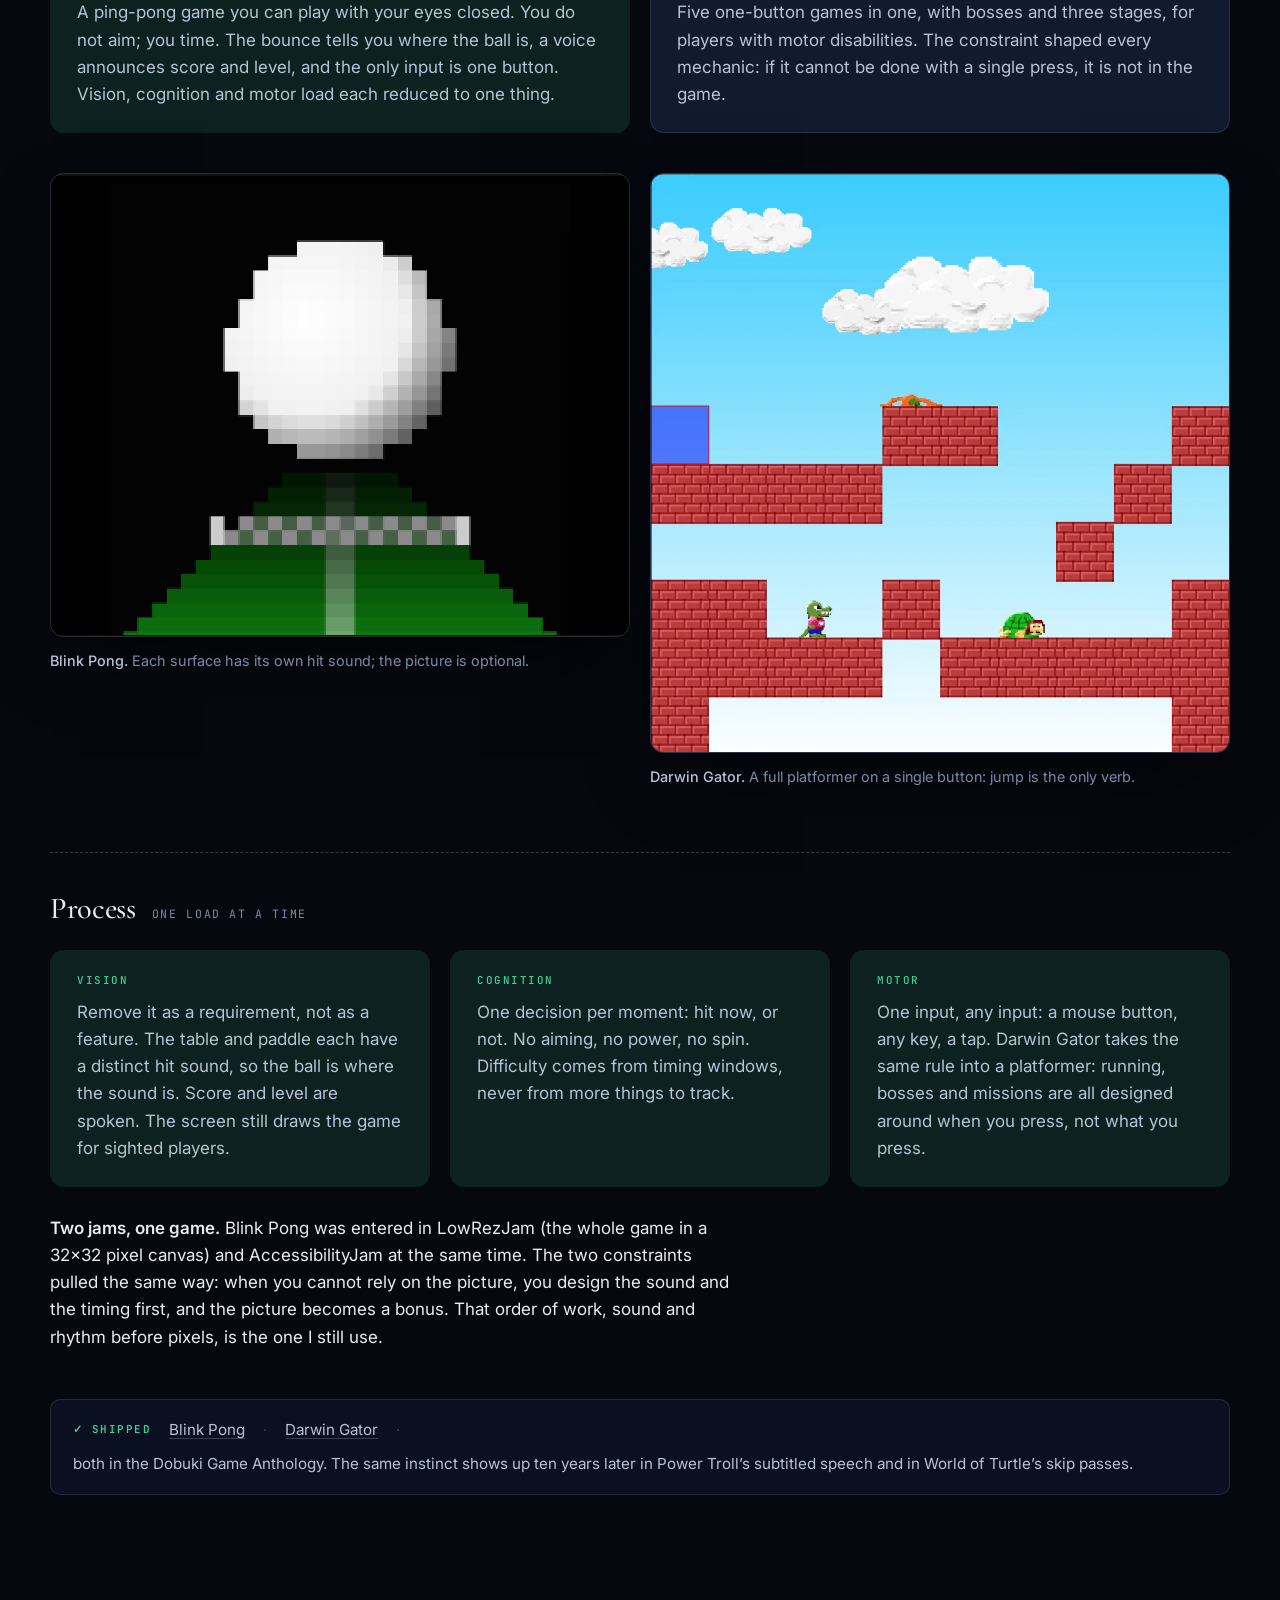
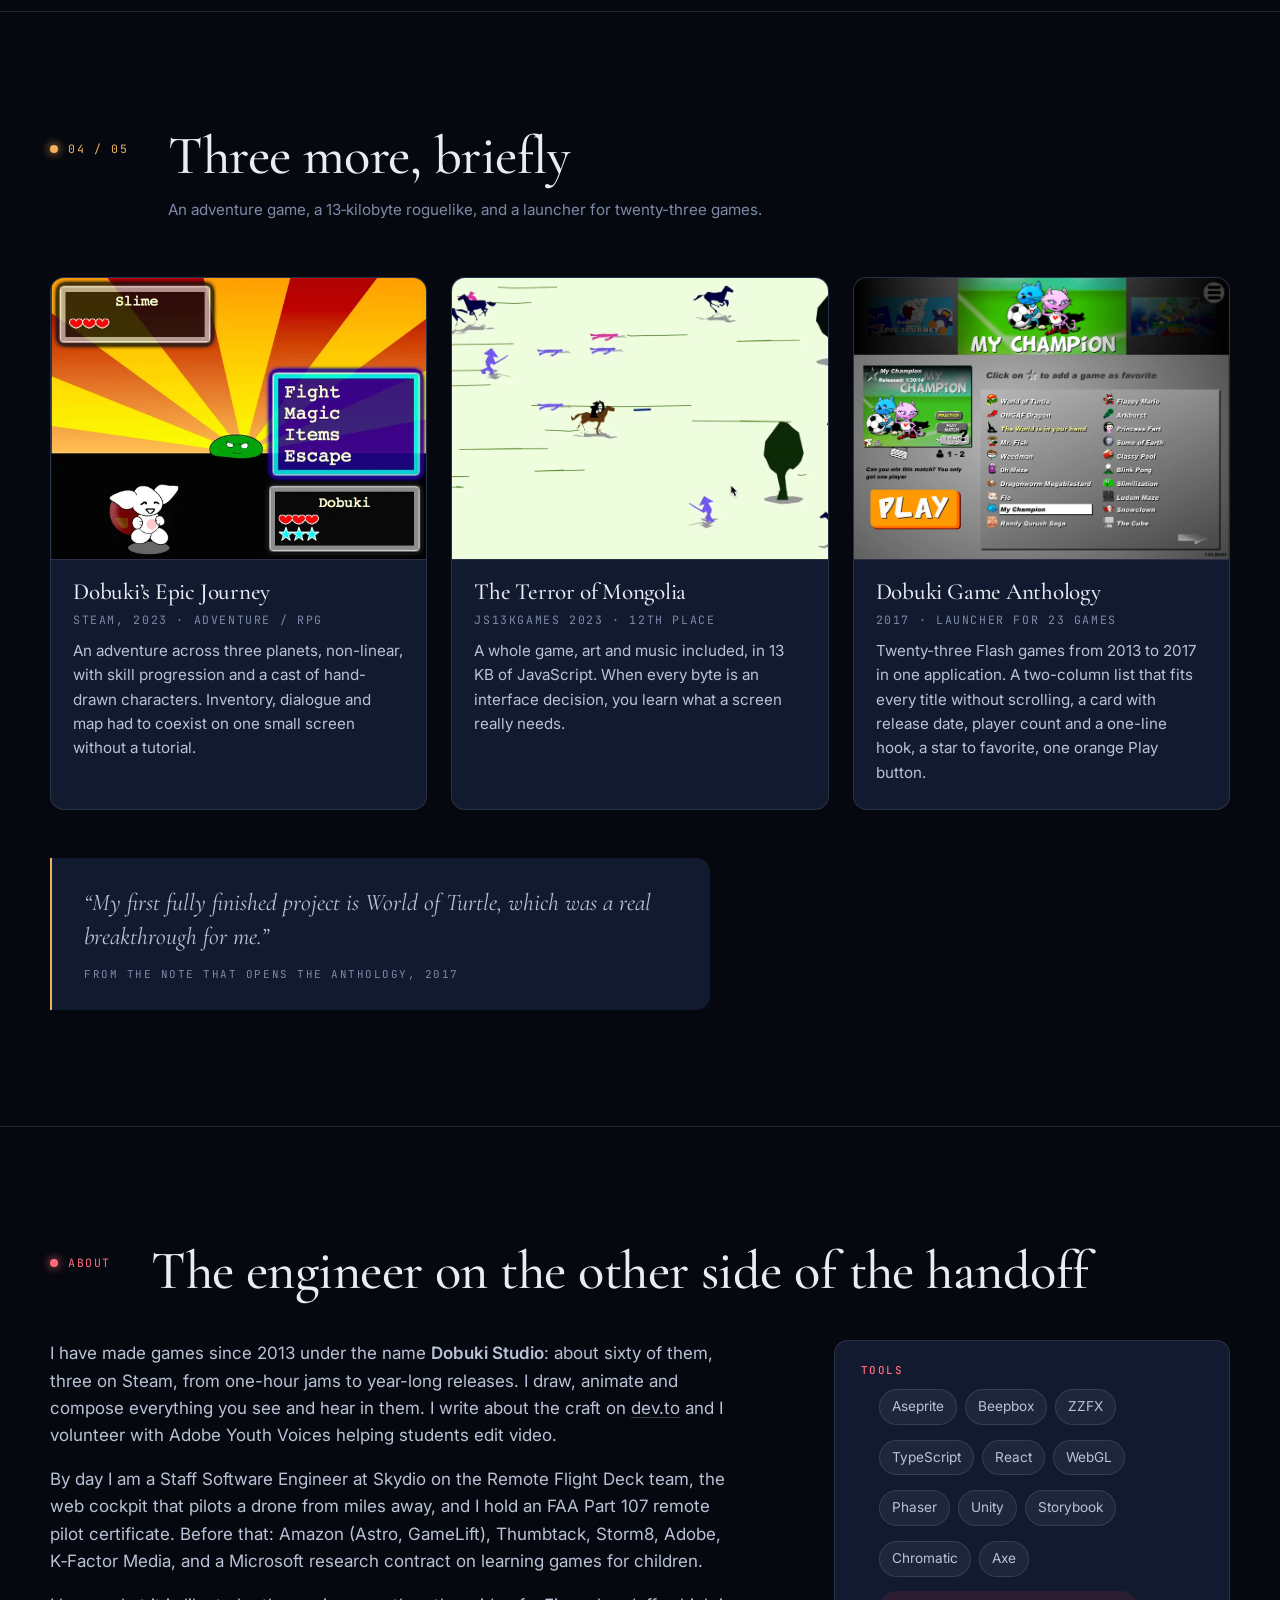
<file: design/index.html>
<!doctype html>
<html lang="en">
<head>
<meta charset="utf-8">
<meta name="viewport" content="width=device-width, initial-scale=1, viewport-fit=cover">
<title>Vincent Le Quang — Design portfolio</title>
<meta name="description" content="Design portfolio of Vincent Le Quang: games people can read in one glance, designed, drawn, scored and built end to end. Power Troll, World of Turtle, accessibility games.">
<meta property="og:title" content="Vincent Le Quang — Design portfolio">
<meta property="og:description" content="I design games people can read in one glance, then I build them end to end.">
<meta property="og:image" content="img/pt-menu.webp">
<link rel="icon" href="img/pt-logo.webp" type="image/webp">
<link rel="preconnect" href="https://fonts.googleapis.com">
<link rel="preconnect" href="https://fonts.gstatic.com" crossorigin>
<link href="https://fonts.googleapis.com/css2?family=Cormorant+Garamond:ital,wght@0,400;0,500;0,600;1,400;1,500&family=Inter:wght@400;500;600&family=JetBrains+Mono:wght@400;500&display=swap" rel="stylesheet">
<link rel="stylesheet" href="css/style.css">
</head>
<body>
<a class="skip" href="#work">Skip to the work</a>

<header class="top">
  <div class="wrap">
    <a class="brand" href="../"><span class="drop" aria-hidden="true"></span>Vincent Le Quang</a>
    <nav class="nav" aria-label="Sections">
      <a href="#coldread">Cold Read</a>
      <a href="#troll">Power Troll</a>
      <a href="#turtle">World of Turtle</a>
      <a href="#access">Accessibility</a>
      <a href="#more">More</a>
      <a href="#about">About</a>
      <a href="../" class="back">← Music &amp; more</a>
    </nav>
  </div>
</header>

<main id="top">

<!-- ===================== HERO ===================== -->
<section class="hero" aria-labelledby="h1">
  <div class="wrap">
    <div class="hero-copy">
      <p class="kicker">Design portfolio · games &amp; interfaces</p>
      <h1 id="h1">I design games people can read in one glance, <em>then I build them end to end.</em></h1>
      <p class="lede">Interface, levels, art, animation, music and code, all by one pair of hands, from 48‑hour jams to Steam. Thirteen years of deciding what a player sees first, what a button must never do, and how a game stays playable with one finger or no eyes at all.</p>
      <div class="hero-cta">
        <a class="btn btn-red" href="#coldread">See the work ↓</a>
        <a class="btn btn-ghost" href="resume.html">Résumé</a>
        <a class="btn btn-ghost" href="https://www.linkedin.com/in/vincentlequang/">LinkedIn</a>
      </div>
    </div>
    <figure class="hero-art">
      <img src="img/hero-troll.webp" width="1000" height="750" alt="The cast of The Supernatural Power Troll: the troll in the middle holding a glowing question-mark cube, surrounded by the humans he has transformed." fetchpriority="high">
      <figcaption>Key art, The Supernatural Power Troll, 2024</figcaption>
    </figure>
  </div>
</section>

<section class="stats" aria-label="In numbers">
  <div class="wrap">
    <div class="stat"><b>~60 games shipped</b><span>3 on Steam, 2 on Google Play, 2 on the App Store, the rest on itch.io and Newgrounds.</span></div>
    <div class="stat"><b>Every pixel mine</b><span>UI, sprites and cutscenes in Aseprite, music in Beepbox, voices, animation, level editors.</span></div>
    <div class="stat"><b>Accessible since 2014</b><span>A game played with eyes closed. A platformer with one button. Subtitled synthetic speech.</span></div>
  </div>
</section>

<div id="work"></div>

<!-- ===================== 00 COLD READ ===================== -->
<section class="section case-troll" id="coldread" aria-labelledby="h-cold">
  <div class="wrap">
    <div class="section-head">
      <div class="num">00 / 05 · newest</div>
      <div>
        <h2 id="h-cold">Cold Read: designed for an audience of one</h2>
        <p class="meta"><b>A reading room for screenwriters, on a phone</b> · 2026 · app 2.9, used every night on my own 122-page feature · design, writing, build · solo</p>
      </div>
    </div>

    <div class="phones">
      <figure class="phone"><img src="img/coldread-title.webp" width="860" height="1604" alt="Cold Read on a phone: the title page of BUG read by Leora, with Bella replying underneath; a scene strip across the top; a black Next, Scene 21 button at the bottom." loading="lazy"><figcaption><b>Title page.</b> Two readers, Leora and Bella, have seen one word of the script. They react, then reply to each other.</figcaption></figure>
      <figure class="phone"><img src="img/coldread-talk2.webp" width="860" height="1604" alt="The two readers finishing their exchange, then Leora’s first reaction to Scene 01: Okay, so NOT the lone guy with the infestation, we were both wrong." loading="lazy"><figcaption><b>Scene 01.</b> The expectation they built together breaks on the first page. That is the moment the tool exists for.</figcaption></figure>
      <figure class="phone"><img src="img/coldread-scene12.webp" width="860" height="1604" alt="Scene 12 reaction by Bella, a long close reading that starts with: This one hurt." loading="lazy"><figcaption><b>Scene 12.</b> One reader, one scene, one honest paragraph. The strip on top shows where you are; the only way forward is Next.</figcaption></figure>
      <figure class="phone"><img src="img/coldread-config3.webp" width="860" height="1604" alt="The Ask the reader panel: a stack of ready-made questions such as Who’s the protagonist, Which character do you distrust, What genre would you say this is, Who do you picture playing Gwen, and a field to type your own." loading="lazy"><figcaption><b>Ask the reader.</b> Fourteen questions a writer should ask and rarely dares to. Your own question comes last, on purpose.</figcaption></figure>
    </div>

    <div class="cards">
      <div class="card">
        <h3><span class="tag">The problem</span></h3>
        <p>A writer cannot get a first read twice. Friends know you, readers are slow, and nobody reacts scene by scene. I wanted what a table read gives you, what the audience feels <em>before</em> they know the ending, and I wanted it at two in the morning, in bed, on my phone.</p>
      </div>
      <div class="card soft">
        <h3><span class="tag">Design decisions</span></h3>
        <ul>
          <li>Readers are <b>people, not prompts</b>: describe one, add another to the room, and they argue with each other, not with you.</li>
          <li><b>Settings lock</b> the moment the read begins. You cannot peek, tweak, or steer a blind read halfway.</li>
          <li>Readers’ <b>private thoughts are hidden by default</b>. Honest is the point; flattering is a bug.</li>
          <li><b>One thumb.</b> One column, one big Next button, scene strip on top. Everything else lives behind the gear.</li>
        </ul>
      </div>
    </div>

    <div class="phones phones-3">
      <figure class="phone"><img src="img/coldread-talk.webp" width="860" height="1604" alt="Replies indented under the reaction they answer: Leora, then Leora again, then Bella, debating whether the woman in the story gets her own reasons." loading="lazy"><figcaption><b>Threads, not chat.</b> Replies are indented under what they answer. The writer is not in the conversation and cannot defend the script.</figcaption></figure>
      <figure class="phone"><img src="img/coldread-config.webp" width="860" height="1604" alt="Config and questions panel: text v341, app 2.9, 29 scenes drafted; scene map; Home button; model claude-opus-5-5; the two reader briefs in full." loading="lazy"><figcaption><b>What you cannot change anymore.</b> Model, reader briefs, and the version of the text being read: script and tool are versioned together.</figcaption></figure>
      <figure class="phone"><img src="img/coldread-skip.webp" width="860" height="1604" alt="Skip a scene: withholds the next scene from the reader to test whether the story survives a gap; Start over if the screenplay was updated; then Where the reader is right now: Bella, Who are you rooting for." loading="lazy"><figcaption><b>Skip a scene.</b> Withhold a scene and see if the reader notices the hole. A test I could not have run with a human.</figcaption></figure>
    </div>

    <div class="process">
      <div class="process-head"><h3>Process</h3><span class="mono">version 2.9, one user</span></div>
      <div class="cards">
        <div class="card soft">
          <h3><span class="tag">What got thrown away</span></h3>
          <p>A free chat box. The first version let me ask anything, so I asked leading questions. The question bank replaced it, with “type your own” demoted to the bottom. Then editing a reader mid-read, gone for the same reason. Each version removed a way for me to cheat.</p>
        </div>
        <div class="card">
          <h3><span class="tag">How it was made</span></h3>
          <p>Prototyped directly as working software, in a day, then iterated between drafts of the screenplay: text v341 is read by app 2.9. Monospace on paper, so the tool disappears behind the text, and a layout that was never designed for a desktop because I never use one for this. What I would change for a second user: readers you can save and share, and two drafts side by side.</p>
        </div>
      </div>
    </div>

    <div class="shipped">
      <span class="tag">In use</span>
      <span>Every draft of <a href="http://bug.dobuki.net/">BUG</a> since v300 went through it · the screenplay reached the finals at Cinema Royale, Paris Edition, 2026 · built as a Claude artifact: the prototype is the product.</span>
    </div>
  </div>
</section>

<!-- ===================== 01 POWER TROLL ===================== -->
<section class="section case-troll" id="troll" aria-labelledby="h-troll">
  <div class="wrap">
    <div class="section-head">
      <div class="num">01 / 05</div>
      <div>
        <h2 id="h-troll">The Supernatural Power Troll</h2>
        <p class="meta"><b>Puzzle platformer</b> · GameDev.js Jam 2024 → Steam, December 2024 · design, art, UI, levels, editor, music · solo</p>
      </div>
    </div>

    <figure class="fig fig-hero" style="--ar: 4/3">
      <img src="img/pt-menu.webp" width="1600" height="1200" alt="Main menu of Power Troll: the hand-drawn cast on a yellow-to-red gradient, with three options: New game, Browse user levels, Level editor." loading="eager">
      <figcaption><b>Main menu.</b> The whole cast drawn by hand, three choices, nothing else competing for attention.</figcaption>
    </figure>

    <div class="cards">
      <div class="card">
        <h3><span class="tag">The brief</span></h3>
        <p>A 48‑hour jam on the theme “Power”: you are a troll who hands humans chaotic superpowers. Then a Steam release with fifty levels, bosses, cutscenes and a level editor. Every screen had to read instantly in pixel art, and the humans had to feel alive.</p>
      </div>
      <div class="card soft">
        <h3><span class="tag">Design decisions</span></h3>
        <ul>
          <li>One key, one door, one exit per level. Fruit is the only safe way to touch a human.</li>
          <li>The HUD is score and lives, nothing more. The first vase on the first ledge is the tutorial.</li>
          <li>Humor is the state signal: what a human says tells you what you just did to them.</li>
        </ul>
      </div>
    </div>

    <div class="row">
      <figure class="fig" style="--ar: 16/9">
        <img src="img/pt-level1.webp" width="1280" height="720" alt="Level 1 of Power Troll: a key on a ledge, a sleeping rock, grass platforms and the exit door, all readable at a glance." loading="lazy">
      </figure>
      <div class="row-text">
        <h3>Level 1 is the tutorial</h3>
        <p>Key, platforms, a sleeping rock, the door. Nothing you cannot name in a second. The first level teaches the three verbs of the game without a single line of text, and every later level is a variation on that sentence.</p>
      </div>
    </div>

    <div class="row flip">
      <figure class="fig" style="--ar: 1449/1031">
        <img src="img/pt-chat.webp" width="1449" height="1031" alt="A human character in Power Troll speaking a generated line, shown as a subtitle under the scene." loading="lazy">
      </figure>
      <div class="row-text">
        <h3>NPCs that talk back</h3>
        <p>Every human is assembled at random from drawn parts, given a personality, and their dialogue is generated as you play and read by a speech synthesizer in a random voice, always subtitled.</p>
        <p>The design problem was not the technology but restraint: dialogue appears only on events, stays short, and never blocks the player.</p>
      </div>
    </div>

    <div class="row">
      <figure class="fig pixel" style="--ar: 5/3">
        <img src="img/pt-editor.webp" width="1200" height="720" alt="Editor mode of Power Troll: a palette of platforms, items and humans over the level grid." loading="lazy">
      </figure>
      <div class="row-text">
        <h3>An editor sized for players, not for me</h3>
        <p>The in-game editor shows only what a player needs to build a level in minutes: platforms, items, humans. Everything else is hidden. Levels are plain JSON, so the community set lives in its own public repository and “Browse user levels” sits on the main menu next to “New game”.</p>
      </div>
    </div>

    <div class="gallery">
      <figure class="fig" style="--ar: 1194/715"><img src="img/pt-cutscene-knight.webp" width="1194" height="715" alt="Hand-drawn cutscene panel: a knight on a horse in front of a cave, with the caption “Step aside, vile troll!”." loading="lazy"><figcaption>Hand-drawn cutscene panels carry the story between levels.</figcaption></figure>
      <figure class="fig" style="--ar: 16/9"><img src="img/pt-ss7.webp" width="1920" height="1080" alt="A later level of Power Troll with several humans, rocks and a boss." loading="lazy"><figcaption>Later levels add bosses and crowds, never a new HUD element.</figcaption></figure>
      <figure class="fig" style="--ar: 16/9">
        <video data-loop autoplay muted loop playsinline preload="metadata" poster="img/pt-level5-poster.webp" width="1280" height="720" aria-label="Level 5 of Power Troll in motion">
          <source src="img/pt-level5.webm" type="video/webm">
          <source src="img/pt-level5.mp4" type="video/mp4">
        </video>
        <figcaption>Level 5 in motion.</figcaption>
      </figure>
    </div>

    <div class="process">
      <div class="process-head"><h3>Process</h3><span class="mono">from jam build to Steam</span></div>
      <div class="compare">
        <figure class="fig" style="--ar: 16/9"><span class="label">April 2024 · jam build</span><img src="img/pt-jam-level8.webp" width="1600" height="960" alt="Early jam build of Power Troll: grey-blue translucent platforms over a mountain backdrop, small sprites, a key and a door." loading="lazy"><figcaption>Forty-eight hours in: translucent blocks, a blue mountain backdrop, and humans who did not yet talk.</figcaption></figure>
        <figure class="fig" style="--ar: 16/9"><span class="label">December 2024 · Steam</span><img src="img/pt-ss4.webp" width="1280" height="720" alt="Final version of a Power Troll level: grass ledges, rocks, pink boss, readable sprites." loading="lazy"><figcaption>Eight months later: grass ledges and rocks you can read at a glance, bosses, and a cast that comments on what you do.</figcaption></figure>
      </div>
      <div class="compare">
        <figure class="fig contain" style="--ar: 4/3; --fig-bg:#fff"><span class="label">First title mock</span><img src="img/pt-title-mock.webp" width="1200" height="900" alt="First title mock of Power Troll: the troll peeking over a box under a spotlight, with an empty oval where the cast would go." loading="lazy"><figcaption>The first title mock: the troll peeking over a box under a spotlight, an empty oval where the cast would go.</figcaption></figure>
        <figure class="fig pixel" style="--ar: 5/3"><span class="label">Tileset</span><img src="img/pt-tileset.webp" width="1200" height="720" alt="The Power Troll tileset: grass-topped dirt and rock blocks in every combination needed to build ledges." loading="lazy"><figcaption>The tileset that replaced the translucent blocks: every edge and corner a ledge can need, drawn once.</figcaption></figure>
      </div>
      <div class="cards">
        <div class="card soft">
          <h3><span class="tag">What got thrown away</span></h3>
          <p>The game started as a high-school setting (the source folder is still called <code>hischool</code>) and became an outdoor fantasy world of grass ledges, rocks and doors. The humans kept their school-kid look, which is part of why they feel out of place, and why it is funny.</p>
        </div>
        <div class="card">
          <h3><span class="tag">How it was made</span></h3>
          <p>Sixty-three Aseprite source files for sprites, bosses and cutscene panels; every level a 150‑line JSON with named layers (ground, key, door, rock, human, monster). The backlog still ends with “Collectible? Secret doors? Crates?”: ideas that stayed ideas so the game could ship.</p>
        </div>
      </div>
    </div>

    <div class="shipped">
      <span class="tag">Shipped</span>
      <a href="https://store.steampowered.com/app/3331280/The_Supernatural_Power_Troll/">Steam</a><span class="sep">·</span>
      <a href="https://jacklehamster.itch.io/power-troll">itch.io</a><span class="sep">·</span>
      <a href="https://kotaku.com/games/the-supernatural-power-troll">Kotaku listing</a><span class="sep">·</span>
      <a href="https://dev.to/jacklehamster">write-ups on dev.to</a><span class="sep">·</span>
      <span>Art in Aseprite, music in Beepbox, sound in ZZFX.</span>
    </div>
  </div>
</section>

<!-- ===================== 02 WORLD OF TURTLE ===================== -->
<section class="section case-turtle" id="turtle" aria-labelledby="h-turtle">
  <div class="wrap">
    <div class="section-head">
      <div class="num">02 / 05</div>
      <div>
        <h2 id="h-turtle">World of Turtle</h2>
        <p class="meta"><b>Sokoban puzzle</b> · BASIC (ASCII) → Flash on Newgrounds, 2011–2013 → TypeScript / WebGL on Steam and Google Play, 2023 · design, art, UI, 100 levels · solo</p>
      </div>
    </div>

    <figure class="fig fig-hero" style="--ar: 3/2">
      <img src="img/wot-01.webp" width="1600" height="1066" alt="World of Turtle gameplay: an island of pink and wooden tiles over water, conveyor arrows, crocodiles, and Babo Turtle one step from the exit." loading="lazy">
      <figcaption><b>Conveyor arrows, breakable planks, crocodiles</b>, and Babo Turtle one move from the exit.</figcaption>
    </figure>

    <div class="cards">
      <div class="card">
        <h3><span class="tag">The brief</span></h3>
        <p>The same puzzle game rebuilt three times across twelve years. The rules never changed: push, collect fruit, reach the exit. The interface changed every time: ASCII to sprites, mouse to touch and gamepad, a web page to a Steam window.</p>
      </div>
      <div class="card soft">
        <h3><span class="tag">Design decisions</span></h3>
        <ul>
          <li>The grid is drawn in 2.5D so height and gaps read without a legend.</li>
          <li>Keyboard, gamepad and touch are all first-class, AZERTY and QWERTY both.</li>
          <li>Five level-skip passes that you earn back, so a stuck player is never stuck for good.</li>
          <li>One menu column, big targets, nothing nested more than one level deep.</li>
        </ul>
      </div>
    </div>

    <div class="row">
      <figure class="fig" style="--ar: 3/2">
        <img src="img/wot-06.webp" width="1600" height="1066" alt="World of Turtle settings menu: a single column of wide buttons: Back, Audio, Graphics, Controls, Language, Walkthrough, Generate activation key, Reset saved data." loading="lazy">
      </figure>
      <div class="row-text">
        <h3>Settings in one column</h3>
        <p>Every input method is treated as the main one, so the menu has to work with a thumb, a stick and a mouse. One column, eight wide targets, no sub-menus you can get lost in.</p>
      </div>
    </div>

    <div class="row flip">
      <figure class="fig" style="--ar: 3/2">
        <img src="img/wot-07.webp" width="1600" height="1066" alt="World of Turtle level select: a ten-by-ten grid of level tiles, from 1-1 to 10-10, all visible at once." loading="lazy">
      </figure>
      <div class="row-text">
        <h3>A hundred levels on one screen</h3>
        <p>Ten stages of ten. The whole game fits on one screen, so progress is something you see rather than something you are told. Each stage introduces one new element, and a skip pass lets you jump a wall without leaving the grid.</p>
      </div>
    </div>

    <div class="gallery">
      <figure class="fig" style="--ar: 3/2"><img src="img/wot-03.webp" width="1600" height="1066" alt="A World of Turtle level with palm trees, ice tiles, penguins and a gorilla." loading="lazy"><figcaption>Ice, penguins and gorillas, stage by stage.</figcaption></figure>
      <figure class="fig" style="--ar: 3/2"><img src="img/wot-04.webp" width="1600" height="1066" alt="A World of Turtle level ringed by crocodiles in the water." loading="lazy"><figcaption>Crocodiles: the water is not empty.</figcaption></figure>
      <figure class="fig" style="--ar: 3/2"><img src="img/wot-05.webp" width="1600" height="1066" alt="A World of Turtle level with penguins on ice, tomatoes to collect and the X exit." loading="lazy"><figcaption>Penguins only move on ice. The level teaches it by itself.</figcaption></figure>
    </div>

    <div class="process">
      <div class="process-head"><h3>Process</h3><span class="mono">teaching without a tutorial</span></div>
      <div class="compare">
        <figure class="fig" style="--ar: 3/2"><span class="label">Rule in the world</span><img src="img/wot-10.webp" width="1600" height="1066" alt="A World of Turtle level with its rule written on the water next to it: grab two apples then reach the X; sliding on ice you do not stop; wood and broken ice break once you step off." loading="lazy"><figcaption>The rule is written on the water next to the level that needs it, three sentences, then the game gets out of the way.</figcaption></figure>
        <figure class="fig" style="--ar: 1800/1448"><span class="label">Brief by a character</span><img src="img/wot-13.webp" width="1600" height="1287" alt="A dialogue card in World of Turtle: a turtle character says “Alright, you know the drill. Get all fruits off the island.”" loading="lazy"><figcaption>The whole brief in two sentences, delivered by a character instead of a dialog box.</figcaption></figure>
      </div>
      <div class="cards">
        <div class="card soft">
          <h3><span class="tag">What got thrown away</span></h3>
          <p>Separate tutorial screens. The remaster puts each new rule in the world, beside the first level that uses it, and never interrupts. There is no lives counter either: a Sokoban is about undoing, so progress is kept as you go and the only scarce resource is the skip pass.</p>
        </div>
        <div class="card">
          <h3><span class="tag">How it was made</span></h3>
          <p>Each stage is built around one new element (ice, conveyors, breakable planks, penguins, gorillas, crocodiles), introduced on its own before it is combined with the others. The remaster was rewritten from the Flash version in TypeScript and WebGL. Three languages shipped with full audio.</p>
        </div>
      </div>
    </div>

    <div class="shipped">
      <span class="tag">Shipped</span>
      <a href="https://store.steampowered.com/app/2258040/World_of_Turtle/">Steam</a><span class="sep">·</span>
      <a href="https://play.google.com/store/apps/details?id=net.dobuki.worldofturtle">Google Play</a><span class="sep">·</span>
      <a href="https://jacklehamster.itch.io/world-of-turtle-remaster">itch.io demo</a><span class="sep">·</span>
      <span>English, French and Korean, full audio and subtitles · a jukebox DLC with one song per stage, all composed by me.</span>
    </div>
  </div>
</section>

<!-- ===================== 03 ACCESSIBILITY ===================== -->
<section class="section case-access" id="access" aria-labelledby="h-access">
  <div class="wrap">
    <div class="section-head">
      <div class="num">03 / 05</div>
      <div>
        <h2 id="h-access">Designing for one button, or no eyes</h2>
        <p class="meta"><b>Blink Pong and Darwin Gator</b> · LowRezJam and AccessibilityJam, 2014 · App Store and Google Play · solo</p>
      </div>
    </div>

    <div class="cards">
      <div class="card soft">
        <h3><span class="tag">Blink Pong</span></h3>
        <p>A ping-pong game you can play with your eyes closed. You do not aim; you time. The bounce tells you where the ball is, a voice announces score and level, and the only input is one button. Vision, cognition and motor load each reduced to one thing.</p>
      </div>
      <div class="card">
        <h3><span class="tag">Darwin Gator</span></h3>
        <p>Five one-button games in one, with bosses and three stages, for players with motor disabilities. The constraint shaped every mechanic: if it cannot be done with a single press, it is not in the game.</p>
      </div>
    </div>

    <div class="compare">
      <figure class="fig pixel contain" style="--ar: 5/4; --fig-bg:#111"><img src="img/blink-pong.webp" width="945" height="750" alt="Blink Pong: a 32 by 32 pixel table-tennis scene, the ball mid-flight." loading="lazy"><figcaption><b>Blink Pong.</b> Each surface has its own hit sound; the picture is optional.</figcaption></figure>
      <figure class="fig" style="--ar: 1/1"><img src="img/darwin-gator.webp" width="1099" height="1103" alt="Darwin Gator: a pixel-art platformer level with red brick platforms, a gator in a pink shirt and a turtle enemy." loading="lazy"><figcaption><b>Darwin Gator.</b> A full platformer on a single button: jump is the only verb.</figcaption></figure>
    </div>

    <div class="process">
      <div class="process-head"><h3>Process</h3><span class="mono">one load at a time</span></div>
      <div class="three">
        <div class="card soft"><h3><span class="tag">Vision</span></h3><p>Remove it as a requirement, not as a feature. The table and paddle each have a distinct hit sound, so the ball is where the sound is. Score and level are spoken. The screen still draws the game for sighted players.</p></div>
        <div class="card soft"><h3><span class="tag">Cognition</span></h3><p>One decision per moment: hit now, or not. No aiming, no power, no spin. Difficulty comes from timing windows, never from more things to track.</p></div>
        <div class="card soft"><h3><span class="tag">Motor</span></h3><p>One input, any input: a mouse button, any key, a tap. Darwin Gator takes the same rule into a platformer: running, bosses and missions are all designed around when you press, not what you press.</p></div>
      </div>
      <p style="margin-top:28px"><strong>Two jams, one game.</strong> Blink Pong was entered in LowRezJam (the whole game in a 32×32 pixel canvas) and AccessibilityJam at the same time. The two constraints pulled the same way: when you cannot rely on the picture, you design the sound and the timing first, and the picture becomes a bonus. That order of work, sound and rhythm before pixels, is the one I still use.</p>
    </div>

    <div class="shipped">
      <span class="tag">Shipped</span>
      <a href="https://jacklehamster.itch.io/blink-pong">Blink Pong</a><span class="sep">·</span>
      <a href="https://jacklehamster.itch.io/darwin-gator">Darwin Gator</a><span class="sep">·</span>
      <span>both in the Dobuki Game Anthology. The same instinct shows up ten years later in Power Troll’s subtitled speech and in World of Turtle’s skip passes.</span>
    </div>
  </div>
</section>

<!-- ===================== 04 MORE ===================== -->
<section class="section case-misc" id="more" aria-labelledby="h-more">
  <div class="wrap">
    <div class="section-head">
      <div class="num">04 / 05</div>
      <div>
        <h2 id="h-more">Three more, briefly</h2>
        <p class="meta">An adventure game, a 13‑kilobyte roguelike, and a launcher for twenty-three games.</p>
      </div>
    </div>

    <div class="brief-grid">
      <article class="brief">
        <img src="img/epic-journey.webp" width="601" height="449" alt="Dobuki’s Epic Journey: a hand-drawn adventure screen with the hero, an inventory and a dialogue." loading="lazy">
        <div class="body">
          <h3>Dobuki’s Epic Journey</h3>
          <span class="mono">Steam, 2023 · adventure / RPG</span>
          <p>An adventure across three planets, non-linear, with skill progression and a cast of hand-drawn characters. Inventory, dialogue and map had to coexist on one small screen without a tutorial.</p>
        </div>
      </article>
      <article class="brief">
        <img src="img/terror-mongolia.webp" width="1600" height="649" alt="The Terror of Mongolia: a top-down pixel-art shooter scene." loading="lazy">
        <div class="body">
          <h3>The Terror of Mongolia</h3>
          <span class="mono">js13kgames 2023 · 12th place</span>
          <p>A whole game, art and music included, in 13 KB of JavaScript. When every byte is an interface decision, you learn what a screen really needs.</p>
        </div>
      </article>
      <article class="brief">
        <img src="img/anthology.webp" width="1600" height="1198" alt="The Dobuki Game Anthology launcher: a two-column list of 23 games, a card with release date and player count, and a big orange Play button." loading="lazy">
        <div class="body">
          <h3>Dobuki Game Anthology</h3>
          <span class="mono">2017 · launcher for 23 games</span>
          <p>Twenty-three Flash games from 2013 to 2017 in one application. A two-column list that fits every title without scrolling, a card with release date, player count and a one-line hook, a star to favorite, one orange Play button.</p>
        </div>
      </article>
    </div>

    <blockquote class="quote">“My first fully finished project is World of Turtle, which was a real breakthrough for me.”<cite>From the note that opens the anthology, 2017</cite></blockquote>
  </div>
</section>

<!-- ===================== ABOUT ===================== -->
<section class="section" id="about" aria-labelledby="h-about">
  <div class="wrap">
    <div class="section-head">
      <div class="num" style="--accent: var(--rose)">About</div>
      <div><h2 id="h-about">The engineer on the other side of the handoff</h2></div>
    </div>
    <div class="about">
      <div>
        <p>I have made games since 2013 under the name <strong>Dobuki Studio</strong>: about sixty of them, three on Steam, from one-hour jams to year-long releases. I draw, animate and compose everything you see and hear in them. I write about the craft on <a href="https://dev.to/jacklehamster">dev.to</a> and I volunteer with Adobe Youth Voices helping students edit video.</p>
        <p>By day I am a Staff Software Engineer at Skydio on the Remote Flight Deck team, the web cockpit that pilots a drone from miles away, and I hold an FAA Part 107 remote pilot certificate. Before that: Amazon (Astro, GameLift), Thumbtack, Storm8, Adobe, K‑Factor Media, and a Microsoft research contract on learning games for children.</p>
        <p>I know what it is like to be the engineer on the other side of a Figma handoff, which is exactly why I want to be on the design side of it.</p>
      </div>
      <div class="side">
        <div class="card">
          <h3><span class="tag" style="--accent: var(--rose)">Tools</span></h3>
          <ul class="pill-list">
            <li>Aseprite</li><li>Beepbox</li><li>ZZFX</li><li>TypeScript</li><li>React</li><li>WebGL</li><li>Phaser</li><li>Unity</li><li>Storybook</li><li>Chromatic</li><li>Axe</li><li class="hi">Figma, leveling up with AI in the loop</li>
          </ul>
        </div>
        <div class="card">
          <h3><span class="tag" style="--accent: var(--rose)">Links</span></h3>
          <ul class="pill-list">
            <li><a href="https://www.linkedin.com/in/vincentlequang/">LinkedIn</a></li>
            <li><a href="https://jacklehamster.itch.io/">itch.io</a></li>
            <li><a href="https://github.com/jacklehamster">GitHub</a></li>
            <li><a href="https://store.steampowered.com/search/?developer=Dobuki%20Studio">Steam</a></li>
            <li><a href="resume.html">Résumé</a></li>
          </ul>
          <p style="margin:14px 0 0; font-size:.9rem; color:var(--muted)">French and English, bilingual.</p>
        </div>
      </div>
    </div>
  </div>
</section>

</main>

<footer class="foot">
  <div class="wrap">
    <span>© Vincent Le Quang · Dobuki Studio</span>
    <a href="mailto:jacklehamster@gmail.com">jacklehamster@gmail.com</a>
    <span class="right"><a href="../">Back to music, BUG and merch</a></span>
  </div>
</footer>

<script src="js/main.js"></script>
</body>
</html>
</file>
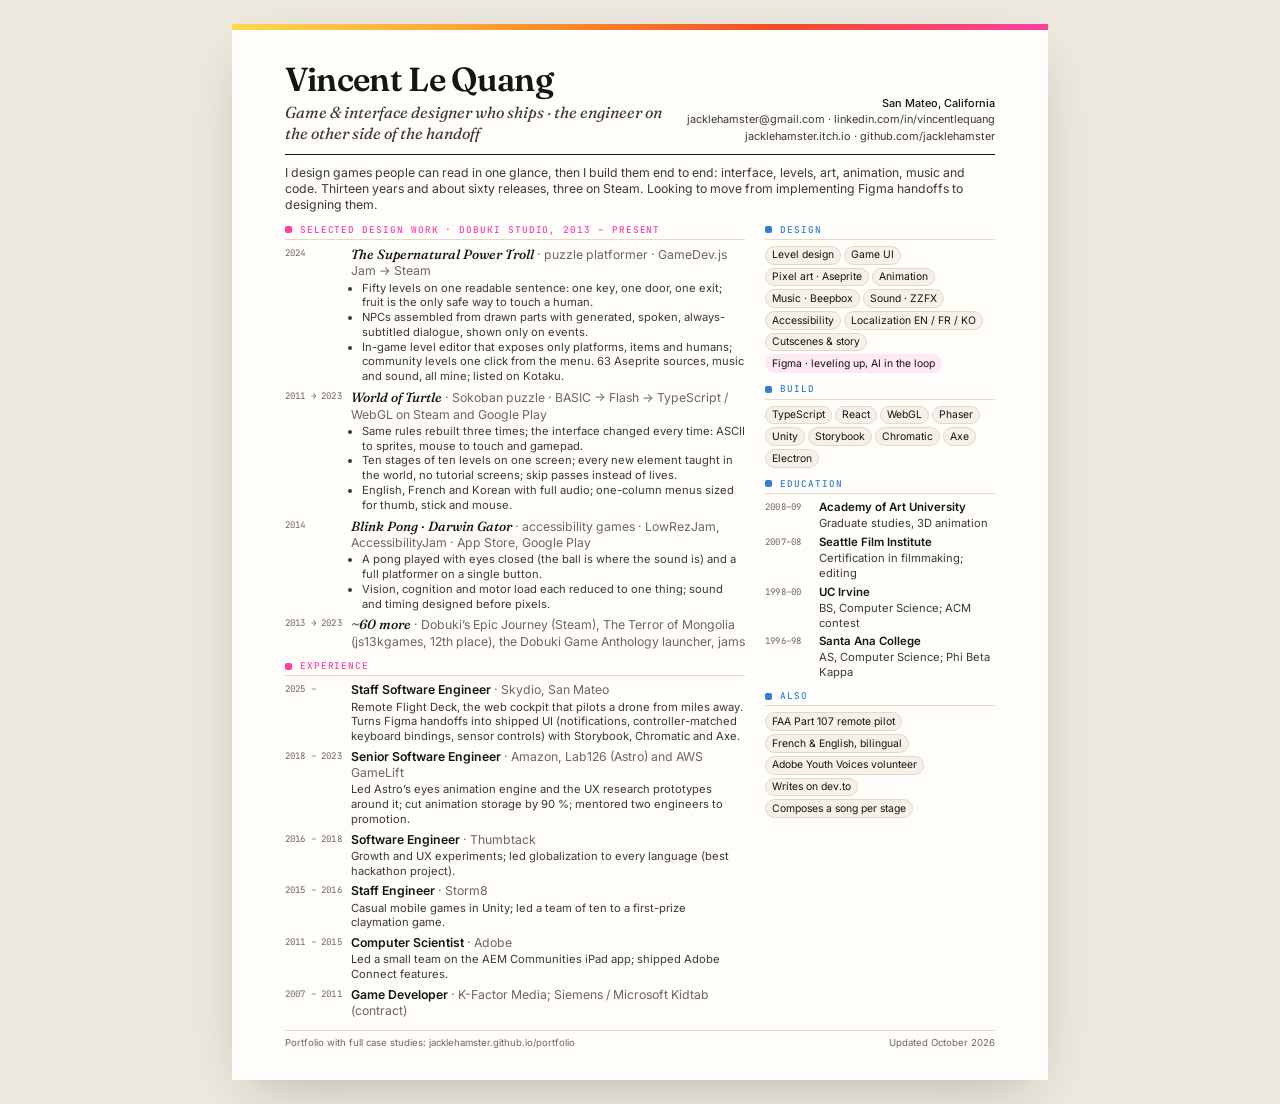
<file: resume.html>
<!doctype html>
<html lang="en">
<head>
<meta charset="utf-8">
<meta name="viewport" content="width=device-width, initial-scale=1">
<title>Vincent Le Quang — Résumé</title>
<link rel="preconnect" href="https://fonts.googleapis.com">
<link rel="preconnect" href="https://fonts.gstatic.com" crossorigin>
<link href="https://fonts.googleapis.com/css2?family=Fraunces:ital,opsz,wght@0,9..144,500;0,9..144,600;1,9..144,400&family=Inter:wght@400;500;600&family=JetBrains+Mono:wght@400;500&display=swap" rel="stylesheet">
<style>
  :root { --ink:#17150f; --ink-2:#3d3930; --muted:#6e675b; --line:#e1d9cb; --paper:#fffdf9; --accent:#ff3fa4; }
  * { box-sizing: border-box; }
  html, body { margin:0; background:#eee9df; }
  body { font-family:"Inter", system-ui, sans-serif; color:var(--ink); font-size:8.4pt; line-height:1.32; -webkit-font-smoothing:antialiased; }
  .page { width:8.5in; height:11in; margin:24px auto; background:var(--paper); padding:.4in .55in .4in; box-shadow:0 20px 60px -20px rgba(0,0,0,.25); position:relative; overflow:hidden; }
  .page::before { content:""; position:absolute; left:0; top:0; right:0; height:6px; background:linear-gradient(90deg,#ffd84d,#ff9a2e,#f04e23,#ff3fa4); }
  a { color:inherit; text-decoration:none; }
  h1 { font-family:"Fraunces", Georgia, serif; font-weight:600; font-size:25pt; letter-spacing:-.02em; margin:0; line-height:1; }
  .head { display:grid; grid-template-columns:1fr auto; gap:16px; align-items:end; padding-bottom:10px; border-bottom:1.5px solid var(--ink); margin-bottom:10px; }
  .head .role { font-family:"Fraunces", Georgia, serif; font-style:italic; font-weight:400; font-size:12pt; color:var(--ink-2); margin-top:6px; }
  .contact { text-align:right; font-size:8.2pt; color:var(--ink-2); line-height:1.5; }
  .contact b { color:var(--ink); font-weight:500; }
  .summary { font-size:9.2pt; color:var(--ink-2); margin:0 0 10px; max-width:none; }
  .cols { display:grid; grid-template-columns:1.6fr .8fr; gap:20px; }
  h2 { font-family:"JetBrains Mono", monospace; font-size:7pt; letter-spacing:.1em; text-transform:uppercase; color:var(--accent); font-weight:500; margin:0 0 6px; padding-bottom:3px; border-bottom:1px solid var(--line); display:flex; align-items:center; gap:8px; }
  h2::before { content:""; width:7px; height:7px; border-radius:2px; background:var(--accent); }
  .side h2 { --accent:#2f7fd8; }
  section { margin-bottom:10px; }
  .item { display:grid; grid-template-columns:58px 1fr; gap:8px; margin-bottom:5px; }
  .item .when { font-family:"JetBrains Mono", monospace; font-size:6.8pt; color:var(--muted); padding-top:2px; letter-spacing:.02em; }
  .item h3 { font-family:"Inter", sans-serif; font-weight:600; font-size:9.2pt; margin:0; }
  .item h3 span { font-weight:400; color:var(--muted); }
  .item p { margin:1px 0 0; color:var(--ink-2); }
  .item ul { margin:1px 0 0; padding-left:11px; color:var(--ink-2); }
  .item li { margin:0; }
  .work .item h3 em { font-family:"Fraunces", Georgia, serif; font-style:italic; font-weight:500; font-size:10pt; }
  .pills { display:flex; flex-wrap:wrap; gap:3px; margin:0; padding:0; list-style:none; }
  .pills li { font-size:7.8pt; padding:1.5px 6px; border:1px solid var(--line); border-radius:999px; background:#f6f1e8; }
  .pills li.hi { background:#ffe7f3; border-color:transparent; }
  .edu .item { grid-template-columns:46px 1fr; margin-bottom:4px; }
  .edu h3 { font-size:8.6pt; }
  .foot { position:absolute; left:.55in; right:.55in; bottom:.32in; padding-top:6px; border-top:1px solid var(--line); display:flex; justify-content:space-between; font-size:7.2pt; color:var(--muted); }
  @page { size: Letter; margin:0; }
  @media print { html, body { background:#fff; } .page { margin:0; box-shadow:none; } }
</style>
</head>
<body>
<div class="page">
  <div class="head">
    <div>
      <h1>Vincent Le Quang</h1>
      <div class="role">Game &amp; interface designer who ships · the engineer on the other side of the handoff</div>
    </div>
    <div class="contact">
      <b>San Mateo, California</b><br>
      <a href="mailto:jacklehamster@gmail.com">jacklehamster@gmail.com</a> · <a href="https://www.linkedin.com/in/vincentlequang/">linkedin.com/in/vincentlequang</a><br>
      <a href="https://jacklehamster.itch.io/">jacklehamster.itch.io</a> · <a href="https://github.com/jacklehamster">github.com/jacklehamster</a>
    </div>
  </div>

  <p class="summary">I design games people can read in one glance, then I build them end to end: interface, levels, art, animation, music and code. Thirteen years and about sixty releases, three on Steam. Looking to move from implementing Figma handoffs to designing them.</p>

  <div class="cols">
    <div class="main">
      <section class="work">
        <h2>Selected design work · Dobuki Studio, 2013 – present</h2>
        <div class="item">
          <div class="when">2024</div>
          <div>
            <h3><em>The Supernatural Power Troll</em> <span>· puzzle platformer · GameDev.js Jam → Steam</span></h3>
            <ul>
              <li>Fifty levels on one readable sentence: one key, one door, one exit; fruit is the only safe way to touch a human.</li>
              <li>NPCs assembled from drawn parts with generated, spoken, always-subtitled dialogue, shown only on events.</li>
              <li>In-game level editor that exposes only platforms, items and humans; community levels one click from the menu. 63 Aseprite sources, music and sound, all mine; listed on Kotaku.</li>
                          </ul>
          </div>
        </div>
        <div class="item">
          <div class="when">2011 → 2023</div>
          <div>
            <h3><em>World of Turtle</em> <span>· Sokoban puzzle · BASIC → Flash → TypeScript / WebGL on Steam and Google Play</span></h3>
            <ul>
              <li>Same rules rebuilt three times; the interface changed every time: ASCII to sprites, mouse to touch and gamepad.</li>
              <li>Ten stages of ten levels on one screen; every new element taught in the world, no tutorial screens; skip passes instead of lives.</li>
              <li>English, French and Korean with full audio; one-column menus sized for thumb, stick and mouse.</li>
            </ul>
          </div>
        </div>
        <div class="item">
          <div class="when">2014</div>
          <div>
            <h3><em>Blink Pong · Darwin Gator</em> <span>· accessibility games · LowRezJam, AccessibilityJam · App Store, Google Play</span></h3>
            <ul>
              <li>A pong played with eyes closed (the ball is where the sound is) and a full platformer on a single button.</li>
              <li>Vision, cognition and motor load each reduced to one thing; sound and timing designed before pixels.</li>
            </ul>
          </div>
        </div>
        <div class="item">
          <div class="when">2013 → 2023</div>
          <div><h3><em>~60 more</em> <span>· Dobuki’s Epic Journey (Steam), The Terror of Mongolia (js13kgames, 12th place), the Dobuki Game Anthology launcher, jams</span></h3></div>
        </div>
      </section>

      <section>
        <h2>Experience</h2>
        <div class="item"><div class="when">2025 –</div><div><h3>Staff Software Engineer <span>· Skydio, San Mateo</span></h3><p>Remote Flight Deck, the web cockpit that pilots a drone from miles away. Turns Figma handoffs into shipped UI (notifications, controller-matched keyboard bindings, sensor controls) with Storybook, Chromatic and Axe.</p></div></div>
                <div class="item"><div class="when">2018 – 2023</div><div><h3>Senior Software Engineer <span>· Amazon, Lab126 (Astro) and AWS GameLift</span></h3><p>Led Astro’s eyes animation engine and the UX research prototypes around it; cut animation storage by 90 %; mentored two engineers to promotion.</p></div></div>
        <div class="item"><div class="when">2016 – 2018</div><div><h3>Software Engineer <span>· Thumbtack</span></h3><p>Growth and UX experiments; led globalization to every language (best hackathon project).</p></div></div>
        <div class="item"><div class="when">2015 – 2016</div><div><h3>Staff Engineer <span>· Storm8</span></h3><p>Casual mobile games in Unity; led a team of ten to a first-prize claymation game.</p></div></div>
        <div class="item"><div class="when">2011 – 2015</div><div><h3>Computer Scientist <span>· Adobe</span></h3><p>Led a small team on the AEM Communities iPad app; shipped Adobe Connect features.</p></div></div>
        <div class="item"><div class="when">2007 – 2011</div><div><h3>Game Developer <span>· K-Factor Media; Siemens / Microsoft Kidtab (contract)</span></h3></div></div>
      </section>
    </div>

    <div class="side">
      <section>
        <h2>Design</h2>
        <ul class="pills"><li>Level design</li><li>Game UI</li><li>Pixel art · Aseprite</li><li>Animation</li><li>Music · Beepbox</li><li>Sound · ZZFX</li><li>Accessibility</li><li>Localization EN / FR / KO</li><li>Cutscenes &amp; story</li><li class="hi">Figma · leveling up, AI in the loop</li></ul>
      </section>
      <section>
        <h2>Build</h2>
        <ul class="pills"><li>TypeScript</li><li>React</li><li>WebGL</li><li>Phaser</li><li>Unity</li><li>Storybook</li><li>Chromatic</li><li>Axe</li><li>Electron</li></ul>
      </section>
      <section class="edu">
        <h2>Education</h2>
        <div class="item"><div class="when">2008–09</div><div><h3>Academy of Art University</h3><p>Graduate studies, 3D animation</p></div></div>
        <div class="item"><div class="when">2007–08</div><div><h3>Seattle Film Institute</h3><p>Certification in filmmaking; editing</p></div></div>
        <div class="item"><div class="when">1998–00</div><div><h3>UC Irvine</h3><p>BS, Computer Science; ACM contest</p></div></div>
        <div class="item"><div class="when">1996–98</div><div><h3>Santa Ana College</h3><p>AS, Computer Science; Phi Beta Kappa</p></div></div>
      </section>
      <section>
        <h2>Also</h2>
        <ul class="pills"><li>FAA Part 107 remote pilot</li><li>French &amp; English, bilingual</li><li>Adobe Youth Voices volunteer</li><li>Writes on dev.to</li><li>Composes a song per stage</li></ul>
      </section>
    </div>
  </div>

  <div class="foot"><span>Portfolio with full case studies: jacklehamster.github.io/portfolio</span><span>Updated October 2026</span></div>
</div>
</body>
</html>
</file>
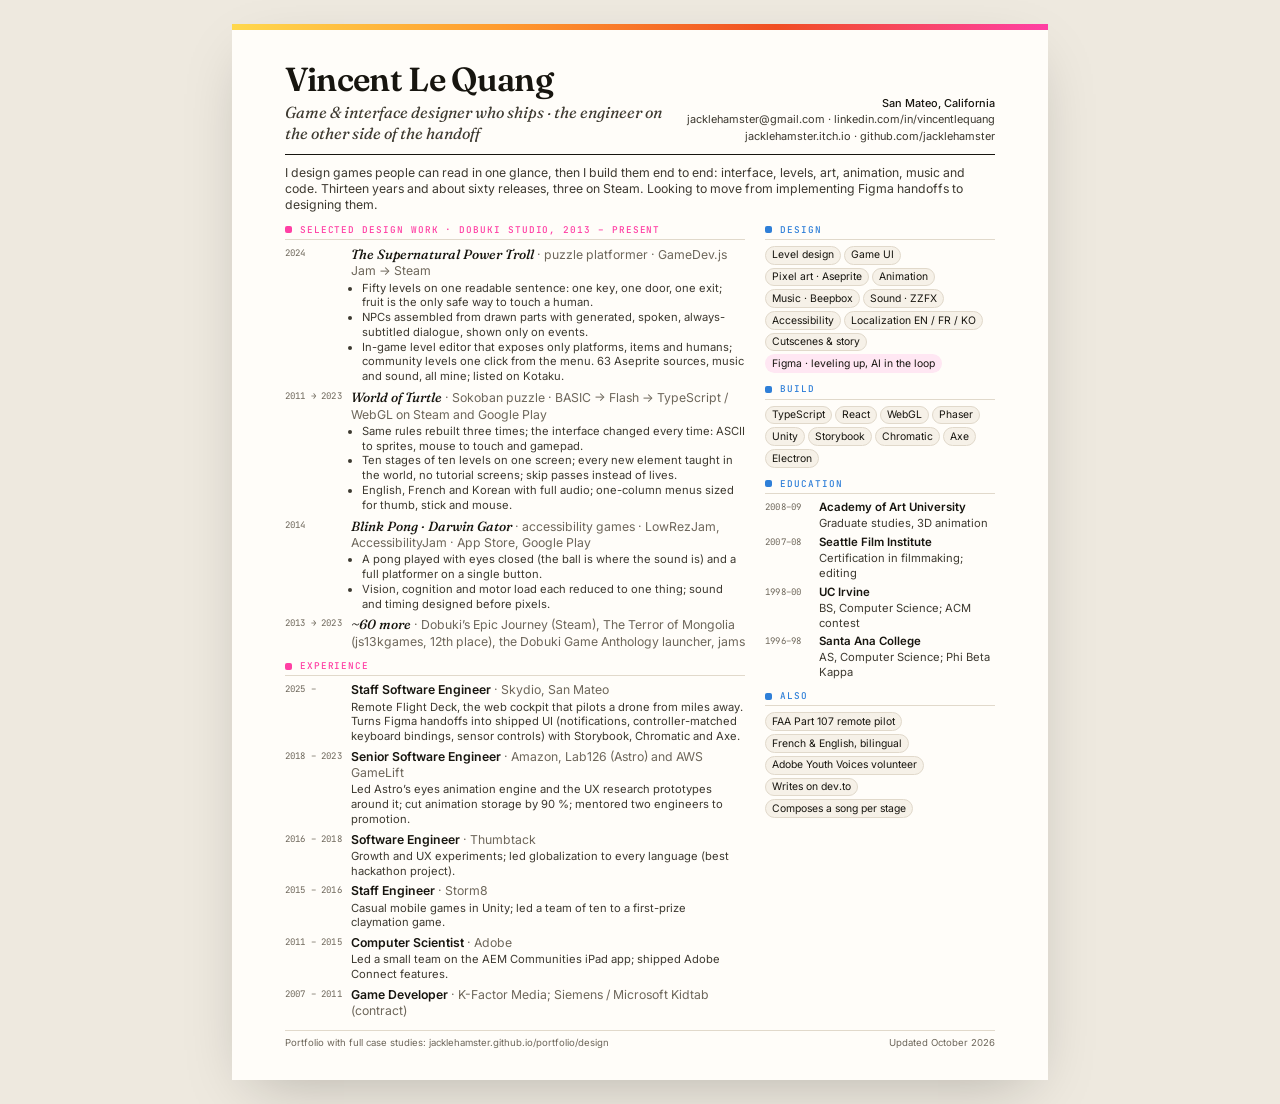
<file: design/resume.html>
<!doctype html>
<html lang="en">
<head>
<meta charset="utf-8">
<meta name="viewport" content="width=device-width, initial-scale=1">
<title>Vincent Le Quang — Résumé</title>
<link rel="preconnect" href="https://fonts.googleapis.com">
<link rel="preconnect" href="https://fonts.gstatic.com" crossorigin>
<link href="https://fonts.googleapis.com/css2?family=Fraunces:ital,opsz,wght@0,9..144,500;0,9..144,600;1,9..144,400&family=Inter:wght@400;500;600&family=JetBrains+Mono:wght@400;500&display=swap" rel="stylesheet">
<style>
  :root { --ink:#17150f; --ink-2:#3d3930; --muted:#6e675b; --line:#e1d9cb; --paper:#fffdf9; --accent:#ff3fa4; }
  * { box-sizing: border-box; }
  html, body { margin:0; background:#eee9df; }
  body { font-family:"Inter", system-ui, sans-serif; color:var(--ink); font-size:8.4pt; line-height:1.32; -webkit-font-smoothing:antialiased; }
  .page { width:8.5in; height:11in; margin:24px auto; background:var(--paper); padding:.4in .55in .4in; box-shadow:0 20px 60px -20px rgba(0,0,0,.25); position:relative; overflow:hidden; }
  .page::before { content:""; position:absolute; left:0; top:0; right:0; height:6px; background:linear-gradient(90deg,#ffd84d,#ff9a2e,#f04e23,#ff3fa4); }
  a { color:inherit; text-decoration:none; }
  h1 { font-family:"Fraunces", Georgia, serif; font-weight:600; font-size:25pt; letter-spacing:-.02em; margin:0; line-height:1; }
  .head { display:grid; grid-template-columns:1fr auto; gap:16px; align-items:end; padding-bottom:10px; border-bottom:1.5px solid var(--ink); margin-bottom:10px; }
  .head .role { font-family:"Fraunces", Georgia, serif; font-style:italic; font-weight:400; font-size:12pt; color:var(--ink-2); margin-top:6px; }
  .contact { text-align:right; font-size:8.2pt; color:var(--ink-2); line-height:1.5; }
  .contact b { color:var(--ink); font-weight:500; }
  .summary { font-size:9.2pt; color:var(--ink-2); margin:0 0 10px; max-width:none; }
  .cols { display:grid; grid-template-columns:1.6fr .8fr; gap:20px; }
  h2 { font-family:"JetBrains Mono", monospace; font-size:7pt; letter-spacing:.1em; text-transform:uppercase; color:var(--accent); font-weight:500; margin:0 0 6px; padding-bottom:3px; border-bottom:1px solid var(--line); display:flex; align-items:center; gap:8px; }
  h2::before { content:""; width:7px; height:7px; border-radius:2px; background:var(--accent); }
  .side h2 { --accent:#2f7fd8; }
  section { margin-bottom:10px; }
  .item { display:grid; grid-template-columns:58px 1fr; gap:8px; margin-bottom:5px; }
  .item .when { font-family:"JetBrains Mono", monospace; font-size:6.8pt; color:var(--muted); padding-top:2px; letter-spacing:.02em; }
  .item h3 { font-family:"Inter", sans-serif; font-weight:600; font-size:9.2pt; margin:0; }
  .item h3 span { font-weight:400; color:var(--muted); }
  .item p { margin:1px 0 0; color:var(--ink-2); }
  .item ul { margin:1px 0 0; padding-left:11px; color:var(--ink-2); }
  .item li { margin:0; }
  .work .item h3 em { font-family:"Fraunces", Georgia, serif; font-style:italic; font-weight:500; font-size:10pt; }
  .pills { display:flex; flex-wrap:wrap; gap:3px; margin:0; padding:0; list-style:none; }
  .pills li { font-size:7.8pt; padding:1.5px 6px; border:1px solid var(--line); border-radius:999px; background:#f6f1e8; }
  .pills li.hi { background:#ffe7f3; border-color:transparent; }
  .edu .item { grid-template-columns:46px 1fr; margin-bottom:4px; }
  .edu h3 { font-size:8.6pt; }
  .foot { position:absolute; left:.55in; right:.55in; bottom:.32in; padding-top:6px; border-top:1px solid var(--line); display:flex; justify-content:space-between; font-size:7.2pt; color:var(--muted); }
  @page { size: Letter; margin:0; }
  @media print { html, body { background:#fff; } .page { margin:0; box-shadow:none; } }
</style>
</head>
<body>
<div class="page">
  <div class="head">
    <div>
      <h1>Vincent Le Quang</h1>
      <div class="role">Game &amp; interface designer who ships · the engineer on the other side of the handoff</div>
    </div>
    <div class="contact">
      <b>San Mateo, California</b><br>
      <a href="mailto:jacklehamster@gmail.com">jacklehamster@gmail.com</a> · <a href="https://www.linkedin.com/in/vincentlequang/">linkedin.com/in/vincentlequang</a><br>
      <a href="https://jacklehamster.itch.io/">jacklehamster.itch.io</a> · <a href="https://github.com/jacklehamster">github.com/jacklehamster</a>
    </div>
  </div>

  <p class="summary">I design games people can read in one glance, then I build them end to end: interface, levels, art, animation, music and code. Thirteen years and about sixty releases, three on Steam. Looking to move from implementing Figma handoffs to designing them.</p>

  <div class="cols">
    <div class="main">
      <section class="work">
        <h2>Selected design work · Dobuki Studio, 2013 – present</h2>
        <div class="item">
          <div class="when">2024</div>
          <div>
            <h3><em>The Supernatural Power Troll</em> <span>· puzzle platformer · GameDev.js Jam → Steam</span></h3>
            <ul>
              <li>Fifty levels on one readable sentence: one key, one door, one exit; fruit is the only safe way to touch a human.</li>
              <li>NPCs assembled from drawn parts with generated, spoken, always-subtitled dialogue, shown only on events.</li>
              <li>In-game level editor that exposes only platforms, items and humans; community levels one click from the menu. 63 Aseprite sources, music and sound, all mine; listed on Kotaku.</li>
                          </ul>
          </div>
        </div>
        <div class="item">
          <div class="when">2011 → 2023</div>
          <div>
            <h3><em>World of Turtle</em> <span>· Sokoban puzzle · BASIC → Flash → TypeScript / WebGL on Steam and Google Play</span></h3>
            <ul>
              <li>Same rules rebuilt three times; the interface changed every time: ASCII to sprites, mouse to touch and gamepad.</li>
              <li>Ten stages of ten levels on one screen; every new element taught in the world, no tutorial screens; skip passes instead of lives.</li>
              <li>English, French and Korean with full audio; one-column menus sized for thumb, stick and mouse.</li>
            </ul>
          </div>
        </div>
        <div class="item">
          <div class="when">2014</div>
          <div>
            <h3><em>Blink Pong · Darwin Gator</em> <span>· accessibility games · LowRezJam, AccessibilityJam · App Store, Google Play</span></h3>
            <ul>
              <li>A pong played with eyes closed (the ball is where the sound is) and a full platformer on a single button.</li>
              <li>Vision, cognition and motor load each reduced to one thing; sound and timing designed before pixels.</li>
            </ul>
          </div>
        </div>
        <div class="item">
          <div class="when">2013 → 2023</div>
          <div><h3><em>~60 more</em> <span>· Dobuki’s Epic Journey (Steam), The Terror of Mongolia (js13kgames, 12th place), the Dobuki Game Anthology launcher, jams</span></h3></div>
        </div>
      </section>

      <section>
        <h2>Experience</h2>
        <div class="item"><div class="when">2025 –</div><div><h3>Staff Software Engineer <span>· Skydio, San Mateo</span></h3><p>Remote Flight Deck, the web cockpit that pilots a drone from miles away. Turns Figma handoffs into shipped UI (notifications, controller-matched keyboard bindings, sensor controls) with Storybook, Chromatic and Axe.</p></div></div>
                <div class="item"><div class="when">2018 – 2023</div><div><h3>Senior Software Engineer <span>· Amazon, Lab126 (Astro) and AWS GameLift</span></h3><p>Led Astro’s eyes animation engine and the UX research prototypes around it; cut animation storage by 90 %; mentored two engineers to promotion.</p></div></div>
        <div class="item"><div class="when">2016 – 2018</div><div><h3>Software Engineer <span>· Thumbtack</span></h3><p>Growth and UX experiments; led globalization to every language (best hackathon project).</p></div></div>
        <div class="item"><div class="when">2015 – 2016</div><div><h3>Staff Engineer <span>· Storm8</span></h3><p>Casual mobile games in Unity; led a team of ten to a first-prize claymation game.</p></div></div>
        <div class="item"><div class="when">2011 – 2015</div><div><h3>Computer Scientist <span>· Adobe</span></h3><p>Led a small team on the AEM Communities iPad app; shipped Adobe Connect features.</p></div></div>
        <div class="item"><div class="when">2007 – 2011</div><div><h3>Game Developer <span>· K-Factor Media; Siemens / Microsoft Kidtab (contract)</span></h3></div></div>
      </section>
    </div>

    <div class="side">
      <section>
        <h2>Design</h2>
        <ul class="pills"><li>Level design</li><li>Game UI</li><li>Pixel art · Aseprite</li><li>Animation</li><li>Music · Beepbox</li><li>Sound · ZZFX</li><li>Accessibility</li><li>Localization EN / FR / KO</li><li>Cutscenes &amp; story</li><li class="hi">Figma · leveling up, AI in the loop</li></ul>
      </section>
      <section>
        <h2>Build</h2>
        <ul class="pills"><li>TypeScript</li><li>React</li><li>WebGL</li><li>Phaser</li><li>Unity</li><li>Storybook</li><li>Chromatic</li><li>Axe</li><li>Electron</li></ul>
      </section>
      <section class="edu">
        <h2>Education</h2>
        <div class="item"><div class="when">2008–09</div><div><h3>Academy of Art University</h3><p>Graduate studies, 3D animation</p></div></div>
        <div class="item"><div class="when">2007–08</div><div><h3>Seattle Film Institute</h3><p>Certification in filmmaking; editing</p></div></div>
        <div class="item"><div class="when">1998–00</div><div><h3>UC Irvine</h3><p>BS, Computer Science; ACM contest</p></div></div>
        <div class="item"><div class="when">1996–98</div><div><h3>Santa Ana College</h3><p>AS, Computer Science; Phi Beta Kappa</p></div></div>
      </section>
      <section>
        <h2>Also</h2>
        <ul class="pills"><li>FAA Part 107 remote pilot</li><li>French &amp; English, bilingual</li><li>Adobe Youth Voices volunteer</li><li>Writes on dev.to</li><li>Composes a song per stage</li></ul>
      </section>
    </div>
  </div>

  <div class="foot"><span>Portfolio with full case studies: jacklehamster.github.io/portfolio/design</span><span>Updated October 2026</span></div>
</div>
</body>
</html>
</file>
<file: css/style.css>
/* Vincent Le Quang — personal site
   Palette taken from the "Drama Queen" artwork: Paris at night, moonlight, one drop of red. */

:root {
  color-scheme: dark;
  --night: #06080f;
  --night-2: #0b1020;
  --night-3: #121a30;
  --steel: #22304f;
  --moon: #e9ecf4;
  --moon-2: #b9c2d6;
  --mist: #7d8aa6;
  --line: rgba(185, 194, 214, .14);
  --blood: #c1121f;
  --lip: #e63946;
  --rose: #ff6b7a;
  --gold: #d9b56a;

  --serif: "Cormorant Garamond", "Iowan Old Style", Georgia, serif;
  --sans: "Inter", system-ui, -apple-system, "Segoe UI", sans-serif;
  --mono: "JetBrains Mono", ui-monospace, Menlo, monospace;

  --wrap: 1180px;
  --gutter: clamp(16px, 4vw, 48px);
  --radius: 14px;
}

*, *::before, *::after { box-sizing: border-box; }
html { scroll-behavior: smooth; -webkit-text-size-adjust: 100%; }
@media (prefers-reduced-motion: reduce) { html { scroll-behavior: auto; } * { animation: none !important; transition: none !important; } }
body {
  margin: 0; background: var(--night); color: var(--moon);
  font-family: var(--sans); font-size: 17px; line-height: 1.6; -webkit-font-smoothing: antialiased;
  background-image: radial-gradient(900px 500px at 85% -10%, rgba(34, 48, 79, .55), transparent 60%);
}
img, video, iframe { max-width: 100%; display: block; }
img { height: auto; }
a { color: inherit; text-decoration: none; }
a:hover { color: var(--rose); }
p { margin: 0 0 1em; max-width: 62ch; }
h1, h2, h3 { font-family: var(--serif); font-weight: 500; line-height: 1.05; margin: 0; letter-spacing: -.01em; }
h1 { font-size: clamp(3rem, 9vw, 7.2rem); font-weight: 400; }
h2 { font-size: clamp(2.2rem, 5vw, 3.6rem); }
h3 { font-size: 1.5rem; }
em.red { font-style: italic; color: var(--rose); }
.wrap { width: min(100% - 2 * var(--gutter), var(--wrap)); margin-inline: auto; }
.label { font-family: var(--mono); font-size: .72rem; letter-spacing: .14em; text-transform: uppercase; color: var(--mist); }
.label.red { color: var(--lip); }
:focus-visible { outline: 2px solid var(--rose); outline-offset: 3px; border-radius: 4px; }
.skip { position: absolute; left: 16px; top: -60px; background: var(--moon); color: var(--night); padding: 10px 14px; border-radius: 8px; z-index: 100; }
.skip:focus { top: 12px; }

/* ---- top bar ---- */
.top { position: sticky; top: 0; z-index: 50; backdrop-filter: blur(12px); background: rgba(6, 8, 15, .6); border-bottom: 1px solid var(--line); }
.top .wrap { display: flex; align-items: center; gap: 24px; min-height: 62px; }
.brand { font-family: var(--serif); font-size: 1.35rem; letter-spacing: .02em; display: flex; align-items: center; gap: 10px; }
.brand .drop { width: 8px; height: 8px; border-radius: 50% 50% 50% 0; transform: rotate(-45deg); background: var(--lip); box-shadow: 0 0 12px rgba(230, 57, 70, .6); }
.nav { margin-left: auto; display: flex; gap: 2px; }
.nav a { padding: 8px 12px; border-radius: 999px; font-size: .9rem; color: var(--moon-2); }
.nav a:hover, .nav a[aria-current="true"] { color: var(--moon); background: rgba(233, 236, 244, .07); }
@media (max-width: 760px) { .nav { display: none; } }

/* ---- hero ---- */
.hero { position: relative; min-height: min(92vh, 900px); display: grid; align-items: end; overflow: hidden; isolation: isolate; }
.hero-bg { position: absolute; inset: 0; z-index: -2; background: url("../img/drama-queen-hero.webp") 88% 12% / cover no-repeat; }
@media (max-width: 860px) { .hero-bg { background-position: 60% 10%; } }
.hero-veil { position: absolute; inset: 0; z-index: -1;
  background:
    linear-gradient(180deg, rgba(6,8,15,.35) 0%, rgba(6,8,15,0) 30%, rgba(6,8,15,.75) 70%, var(--night) 100%),
    linear-gradient(90deg, rgba(6,8,15,.95) 0%, rgba(6,8,15,.7) 38%, rgba(6,8,15,.1) 70%); }
.hero .wrap { padding-block: 120px 72px; }
.hero .label { margin-bottom: 18px; display: flex; align-items: center; gap: 12px; }
.hero .label::before { content: ""; width: 32px; height: 1px; background: var(--lip); }
.hero h1 { text-shadow: 0 2px 30px rgba(0,0,0,.6); }
.hero h1 .name { white-space: nowrap; }
@media (max-width: 700px) { .hero h1 .name { white-space: normal; } }
.hero h1 .sub { display: block; font-style: italic; color: var(--moon-2); font-size: .46em; letter-spacing: 0; margin-top: 12px; font-weight: 400; }
.hero .lede { margin-top: 24px; max-width: 46ch; color: var(--moon-2); font-size: 1.12rem; }
.cta { display: flex; flex-wrap: wrap; gap: 12px; margin-top: 32px; }
.btn { display: inline-flex; align-items: center; gap: 10px; padding: 12px 20px; border-radius: 999px; font-weight: 600; font-size: .92rem; border: 1px solid var(--line); background: rgba(233,236,244,.06); color: var(--moon); transition: transform .15s ease, background .15s ease, border-color .15s ease; }
.btn:hover { transform: translateY(-1px); background: rgba(233,236,244,.12); color: var(--moon); }
.btn-red { background: var(--blood); border-color: var(--blood); color: #fff; }
.btn-red:hover { background: var(--lip); border-color: var(--lip); color: #fff; }
.btn svg { width: 18px; height: 18px; fill: currentColor; }
.hero-credit { position: absolute; right: var(--gutter); bottom: 20px; font-family: var(--mono); font-size: .68rem; letter-spacing: .1em; text-transform: uppercase; color: var(--mist); }

/* ---- sections ---- */
.section { padding-block: clamp(72px, 10vw, 128px); border-top: 1px solid var(--line); }
.section-head { display: flex; flex-wrap: wrap; align-items: baseline; gap: 12px 28px; margin-bottom: 40px; }
.section-head h2 { flex: 1 1 auto; }
.section-head p { margin: 0; color: var(--mist); max-width: 50ch; }

/* ---- latest release ---- */
.latest { display: grid; grid-template-columns: 1.1fr .9fr; gap: 40px; align-items: center; margin-bottom: 64px; }
.latest .video { aspect-ratio: 16/9; border-radius: var(--radius); overflow: hidden; border: 1px solid var(--line); background: #000; box-shadow: 0 30px 80px -30px rgba(0,0,0,.9); }
.latest .video iframe { width: 100%; height: 100%; border: 0; }
.latest h3 { font-size: 2.4rem; }
.latest .meta { color: var(--mist); margin: 8px 0 18px; }
.lyric { font-family: var(--serif); font-style: italic; font-size: 1.35rem; line-height: 1.4; color: var(--moon-2); border-left: 2px solid var(--lip); padding-left: 18px; margin: 0 0 22px; max-width: 34ch; }
@media (max-width: 860px) { .latest { grid-template-columns: 1fr; } }

/* ---- singles grid ---- */
.singles { display: grid; grid-template-columns: repeat(auto-fill, minmax(168px, 1fr)); gap: 18px; }
.single { position: relative; display: block; border-radius: 10px; overflow: hidden; background: var(--night-3); border: 1px solid var(--line); transition: transform .2s ease, border-color .2s ease; }
.single:hover { transform: translateY(-3px); border-color: rgba(230,57,70,.5); color: var(--moon); }
.single img { width: 100%; aspect-ratio: 1; object-fit: cover; }
.single .t { padding: 10px 12px 12px; font-size: .88rem; line-height: 1.3; }
.single .t small { display: block; color: var(--mist); font-size: .72rem; margin-top: 3px; }
.single .play { position: absolute; top: 10px; right: 10px; width: 34px; height: 34px; border-radius: 50%; border: 0; background: rgba(6,8,15,.75); color: var(--moon); display: grid; place-items: center; cursor: pointer; opacity: 0; transition: opacity .2s ease; }
.single:hover .play, .single .play:focus-visible, .single.playing .play { opacity: 1; }
.single.playing .play { background: var(--lip); }
.single .play svg { width: 14px; height: 14px; fill: currentColor; }
.platforms { display: flex; flex-wrap: wrap; gap: 10px; margin-top: 36px; }
.embed { margin-top: 48px; border-radius: 12px; overflow: hidden; background: var(--night-3); }
.embed iframe { width: 100%; height: 352px; border: 0; }

/* ---- screenplay ---- */
.screenplay { display: grid; grid-template-columns: .8fr 1.2fr; gap: 56px; align-items: center; }
.poster { position: relative; }
.poster img { border-radius: 10px; border: 1px solid var(--line); box-shadow: 0 40px 100px -30px rgba(0,0,0,.95), 0 0 0 1px rgba(255,255,255,.03); transform: rotate(-1.5deg); }
.laurel { position: absolute; left: -14px; bottom: 22px; background: var(--night-2); border: 1px solid var(--gold); color: var(--gold); border-radius: 10px; padding: 12px 16px; font-family: var(--serif); line-height: 1.15; box-shadow: 0 20px 40px -20px rgba(0,0,0,.9); }
.laurel b { display: block; font-size: 1.25rem; font-weight: 500; }
.laurel small { display: block; font-family: var(--mono); font-size: .64rem; letter-spacing: .1em; text-transform: uppercase; color: var(--moon-2); margin-top: 6px; }
.screenplay h3 { font-size: clamp(3rem, 7vw, 5rem); letter-spacing: .3em; font-weight: 500; }
.screenplay .tag { font-family: var(--serif); font-style: italic; font-size: 1.6rem; color: var(--moon-2); margin: 6px 0 20px; }
.screenplay .logline { font-size: 1.15rem; color: var(--moon-2); }
.facts { display: flex; flex-wrap: wrap; gap: 8px 24px; margin: 20px 0 28px; padding: 0; list-style: none; font-size: .9rem; color: var(--mist); }
.facts li::before { content: "·"; color: var(--lip); margin-right: 8px; }
.cast { display: flex; gap: 10px; flex-wrap: wrap; margin-bottom: 28px; }
.cast span { font-family: var(--serif); font-size: 1.1rem; letter-spacing: .12em; padding: 6px 12px; border: 1px solid var(--line); border-radius: 6px; color: var(--moon-2); }
.cast span b { color: var(--rose); font-weight: 500; }
@media (max-width: 860px) { .screenplay { grid-template-columns: 1fr; } .poster { max-width: 380px; } }

/* ---- merch ---- */
.merch { display: grid; grid-template-columns: 1fr 1fr; gap: 48px; align-items: center; }
.merch-shots { display: grid; grid-template-columns: 1fr 1fr; gap: 14px; }
.merch-shots img { border-radius: 10px; border: 1px solid var(--line); aspect-ratio: 4/5; object-fit: cover; width: 100%; background: var(--night-3); }
.merch-shots img:first-child { grid-column: 1 / -1; aspect-ratio: 5/4; }
.tee { display: grid; place-items: center; aspect-ratio: 1; border-radius: var(--radius); border: 1px solid var(--line); background:
  radial-gradient(60% 60% at 50% 40%, rgba(230,57,70,.18), transparent 70%), linear-gradient(180deg, var(--night-3), var(--night-2)); }
.tee-card { width: 62%; aspect-ratio: 3/4; border-radius: 14px; background: #0a0a0c; border: 1px solid rgba(255,255,255,.08); box-shadow: 0 40px 80px -30px rgba(0,0,0,.95), inset 0 0 0 1px rgba(255,255,255,.03); display: grid; place-content: center; text-align: center; transform: rotate(-3deg); }
.tee-heart { font-size: clamp(2.5rem, 6vw, 4.5rem); color: var(--lip); line-height: 1; text-shadow: 0 0 30px rgba(230,57,70,.5); }
.tee-text { font-family: var(--serif); font-size: clamp(1.6rem, 3.6vw, 2.6rem); line-height: 1.05; color: var(--moon); margin-top: 8px; letter-spacing: .02em; }
.price { font-family: var(--serif); font-size: 2rem; }
.price s { color: var(--mist); font-size: 1.2rem; margin-left: 10px; }
@media (max-width: 860px) { .merch { grid-template-columns: 1fr; } }

/* ---- games ---- */
.games { display: grid; grid-template-columns: repeat(3, 1fr); gap: 18px; }
.game { display: block; border-radius: 10px; overflow: hidden; border: 1px solid var(--line); background: var(--night-3); transition: transform .2s ease; }
.game:hover { transform: translateY(-3px); color: var(--moon); }
.game img { width: 100%; aspect-ratio: 16/10; object-fit: cover; }
.game .t { padding: 12px 14px 14px; font-size: .92rem; }
.game .t small { display: block; color: var(--mist); font-size: .75rem; margin-top: 2px; }
@media (max-width: 760px) { .games { grid-template-columns: 1fr; } }

/* ---- about / footer ---- */
.about { display: grid; grid-template-columns: 1.2fr .8fr; gap: 48px; }
.about p { color: var(--moon-2); }
.socials { display: grid; gap: 10px; align-content: start; }
.socials a { display: flex; align-items: center; justify-content: space-between; padding: 12px 16px; border: 1px solid var(--line); border-radius: 10px; color: var(--moon-2); font-size: .95rem; }
.socials a:hover { border-color: rgba(230,57,70,.5); color: var(--moon); }
.socials a span { font-family: var(--mono); font-size: .7rem; letter-spacing: .1em; text-transform: uppercase; color: var(--mist); }
@media (max-width: 860px) { .about { grid-template-columns: 1fr; } }
.foot { border-top: 1px solid var(--line); padding: 36px 0 56px; color: var(--mist); font-size: .85rem; }
.foot .wrap { display: flex; flex-wrap: wrap; gap: 10px 28px; }
.foot .right { margin-left: auto; }

/* ---- utilities ---- */
.reveal { transition: opacity .6s ease, transform .6s ease; }
</file>
<file: design/css/style.css>
/* ---------------------------------------------------------------
   Vincent Le Quang — design portfolio
   Same system as the personal site: Paris at night, one drop of red.
   --------------------------------------------------------------- */

:root {
  color-scheme: dark;
  --bg: #06080f;
  --bg-2: #0b1020;
  --surface: #121a30;
  --ink: #e9ecf4;
  --ink-2: #b9c2d6;
  --muted: #7d8aa6;
  --line: rgba(185, 194, 214, .14);
  --line-2: rgba(185, 194, 214, .26);
  --blood: #c1121f;
  --lip: #e63946;
  --rose: #ff6b7a;

  /* case accents, kept but tuned for the dark ground */
  --troll: #ff6b7a;
  --troll-soft: rgba(230, 57, 70, .12);
  --turtle: #5ea2ff;
  --turtle-soft: rgba(94, 162, 255, .12);
  --access: #3ad29a;
  --access-soft: rgba(58, 210, 154, .12);
  --misc: #f0b35c;
  --misc-soft: rgba(240, 179, 92, .12);
  --accent: var(--lip);
  --accent-soft: var(--troll-soft);

  --font-display: "Cormorant Garamond", "Iowan Old Style", Georgia, serif;
  --font-body: "Inter", system-ui, -apple-system, "Segoe UI", sans-serif;
  --font-mono: "JetBrains Mono", ui-monospace, SFMono-Regular, Menlo, monospace;

  --measure: 62ch;
  --wrap: 1180px;
  --gutter: clamp(16px, 4vw, 48px);
  --radius: 14px;
  --radius-sm: 10px;
  --shadow: 0 30px 80px -30px rgba(0,0,0,.9);
}

/* ---------- base ---------- */
*, *::before, *::after { box-sizing: border-box; }
html { scroll-behavior: smooth; -webkit-text-size-adjust: 100%; }
@media (prefers-reduced-motion: reduce) { html { scroll-behavior: auto; } }
body {
  margin: 0; background: var(--bg); color: var(--ink);
  font-family: var(--font-body); font-size: 17px; line-height: 1.6; -webkit-font-smoothing: antialiased;
  background-image: radial-gradient(900px 500px at 85% -10%, rgba(34, 48, 79, .55), transparent 60%);
}
img, video { max-width: 100%; height: auto; display: block; }
a { color: inherit; text-decoration: none; }
a:hover { color: var(--rose); }
p a, li a, .shipped a, figcaption a { text-decoration: underline; text-decoration-thickness: 1px; text-underline-offset: .18em; text-decoration-color: var(--line-2); }
:focus-visible { outline: 2px solid var(--rose); outline-offset: 3px; border-radius: 4px; }
h1, h2, h3, h4 { font-family: var(--font-display); font-weight: 500; line-height: 1.08; letter-spacing: -.01em; margin: 0; }
h1 { font-size: clamp(2.8rem, 7vw, 5.6rem); font-weight: 400; }
h2 { font-size: clamp(2.2rem, 4.5vw, 3.4rem); }
h3 { font-size: 1.45rem; }
p { margin: 0 0 1em; max-width: var(--measure); }
strong { font-weight: 600; }
code { font-family: var(--font-mono); font-size: .9em; background: var(--bg-2); padding: .1em .35em; border-radius: 4px; border: 1px solid var(--line); }
.mono { font-family: var(--font-mono); font-size: .72rem; letter-spacing: .14em; text-transform: uppercase; color: var(--muted); }
.wrap { width: min(100% - 2 * var(--gutter), var(--wrap)); margin-inline: auto; }
.sr-only { position: absolute; width: 1px; height: 1px; overflow: hidden; clip: rect(0 0 0 0); white-space: nowrap; }
.skip { position: absolute; left: 16px; top: -60px; background: var(--ink); color: var(--bg); padding: 10px 14px; border-radius: 8px; z-index: 100; }
.skip:focus { top: 12px; }

/* ---------- top bar ---------- */
.top { position: sticky; top: 0; z-index: 50; backdrop-filter: blur(12px); background: rgba(6, 8, 15, .6); border-bottom: 1px solid var(--line); }
.top .wrap { display: flex; align-items: center; gap: 24px; min-height: 62px; }
.brand { font-family: var(--font-display); font-size: 1.35rem; letter-spacing: .02em; display: flex; align-items: center; gap: 10px; }
.brand .drop { width: 8px; height: 8px; border-radius: 50% 50% 50% 0; transform: rotate(-45deg); background: var(--lip); box-shadow: 0 0 12px rgba(230, 57, 70, .6); }
.nav { margin-left: auto; display: flex; gap: 2px; }
.nav a { padding: 8px 12px; border-radius: 999px; font-size: .9rem; color: var(--ink-2); }
.nav a:hover, .nav a[aria-current="true"] { background: rgba(233, 236, 244, .07); color: var(--ink); }
.nav a.back { color: var(--rose); }
@media (max-width: 760px) { .nav { display: none; } }

/* ---------- hero ---------- */
.hero { position: relative; overflow: hidden; border-bottom: 1px solid var(--line);
  background: radial-gradient(70% 90% at 80% 20%, rgba(193, 18, 31, .22), transparent 60%), linear-gradient(180deg, var(--bg-2), var(--bg)); }
.hero .wrap { display: grid; grid-template-columns: 1.05fr .95fr; gap: 40px; align-items: center; min-height: min(78vh, 760px); padding-block: 72px; }
.hero .kicker { font-family: var(--font-mono); font-size: .72rem; letter-spacing: .14em; text-transform: uppercase; color: var(--muted); margin-bottom: 20px; display: flex; gap: 12px; align-items: center; }
.hero .kicker::before { content: ""; width: 32px; height: 1px; background: var(--lip); }
.hero h1 { max-width: 12ch; }
.hero h1 em { font-style: italic; color: var(--ink-2); }
.hero .lede { font-size: 1.12rem; max-width: 46ch; margin-top: 24px; color: var(--ink-2); }
.hero-cta { display: flex; flex-wrap: wrap; gap: 12px; margin-top: 32px; }
.btn { display: inline-flex; align-items: center; gap: 8px; padding: 12px 20px; border-radius: 999px; font-weight: 600; font-size: .92rem; border: 1px solid var(--line); background: rgba(233,236,244,.06); color: var(--ink); transition: transform .15s ease, background .15s ease; }
.btn:hover { transform: translateY(-1px); background: rgba(233,236,244,.12); color: var(--ink); }
.btn-red, .btn-ink { background: var(--blood); border-color: var(--blood); color: #fff; }
.btn-red:hover, .btn-ink:hover { background: var(--lip); border-color: var(--lip); color: #fff; }
.btn-ghost { background: rgba(233,236,244,.06); }
.hero-art { position: relative; }
.hero-art img { width: 100%; max-width: 620px; margin-inline: auto; border-radius: var(--radius); border: 1px solid var(--line); box-shadow: 0 40px 100px -30px rgba(0,0,0,.95), 0 0 60px -20px rgba(230,57,70,.35); transform: rotate(-1.5deg); }
.hero-art figcaption { margin-top: 22px; text-align: right; font-family: var(--font-mono); font-size: .68rem; letter-spacing: .1em; text-transform: uppercase; color: var(--muted); }
@media (max-width: 860px) {
  .hero .wrap { grid-template-columns: 1fr; min-height: 0; padding-block: 48px 40px; }
  .hero-art img { max-width: 480px; transform: none; }
}

/* ---------- stats strip ---------- */
.stats { border-bottom: 1px solid var(--line); background: var(--bg-2); }
.stats .wrap { display: grid; grid-template-columns: repeat(3, 1fr); }
.stat { padding: 28px 24px 28px 0; border-right: 1px solid var(--line); margin-right: 24px; }
.stat:last-child { border-right: 0; margin-right: 0; }
.stat b { display: block; font-family: var(--font-display); font-size: 2rem; font-weight: 500; line-height: 1; margin-bottom: 8px; }
.stat span { color: var(--muted); font-size: .95rem; }
@media (max-width: 720px) {
  .stats .wrap { grid-template-columns: 1fr; }
  .stat { border-right: 0; border-bottom: 1px solid var(--line); margin: 0; padding: 20px 0; }
  .stat:last-child { border-bottom: 0; }
}

/* ---------- sections ---------- */
.section { padding-block: clamp(64px, 9vw, 128px); }
.section + .section { border-top: 1px solid var(--line); }
.section-head { display: grid; grid-template-columns: auto 1fr; gap: 24px 40px; align-items: start; margin-bottom: 40px; }
.num { font-family: var(--font-mono); font-size: .72rem; letter-spacing: .14em; color: var(--accent); padding-top: 1.1em; white-space: nowrap; text-transform: uppercase; }
.num::before { content: ""; display: inline-block; width: 8px; height: 8px; border-radius: 50%; background: var(--accent); margin-right: 10px; vertical-align: 0; box-shadow: 0 0 10px var(--accent); }
.section-head .meta { margin-top: 12px; color: var(--muted); font-size: .95rem; max-width: 70ch; }
.section-head .meta b { color: var(--ink-2); font-weight: 500; }
@media (max-width: 720px) { .section-head { grid-template-columns: 1fr; gap: 8px; } .num { padding-top: 0; } }

.case-troll { --accent: var(--troll); --accent-soft: var(--troll-soft); }
.case-turtle { --accent: var(--turtle); --accent-soft: var(--turtle-soft); }
.case-access { --accent: var(--access); --accent-soft: var(--access-soft); }
.case-misc { --accent: var(--misc); --accent-soft: var(--misc-soft); }

/* figures */
figure { margin: 0; }
.fig { position: relative; }
.fig img, .fig video { width: 100%; aspect-ratio: var(--ar, 16/9); object-fit: cover; border-radius: var(--radius); border: 1px solid var(--line); box-shadow: var(--shadow); background: var(--fig-bg, var(--surface)); }
.fig.pixel img { image-rendering: pixelated; }
.fig.contain img { object-fit: contain; }
figcaption { font-size: .9rem; color: var(--muted); margin-top: 12px; max-width: 70ch; }
figcaption b { color: var(--ink-2); font-weight: 500; }
.fig-hero { margin-bottom: 40px; }

/* phones */
.phones { display: grid; grid-template-columns: repeat(4, 1fr); gap: 22px; margin-bottom: 40px; }
.phones-3 { grid-template-columns: repeat(3, 1fr); margin-top: 40px; }
.phones-3 .phone { max-width: 320px; }
.phone img { width: 100%; aspect-ratio: 860/1604; object-fit: cover; border-radius: 26px; border: 1px solid var(--line-2); box-shadow: 0 30px 70px -30px rgba(0,0,0,.95), 0 0 0 6px #0f1526, 0 0 0 7px rgba(185,194,214,.18); background: #f3efe6; }
.phone figcaption { font-size: .85rem; margin-top: 18px; }
@media (max-width: 900px) { .phones, .phones-3 { grid-template-columns: 1fr 1fr; } }
@media (max-width: 520px) { .phones, .phones-3 { gap: 12px; } .phones-3 .phone { max-width: none; } .phone figcaption { font-size: .78rem; margin-top: 10px; } }

/* cards */
.cards { display: grid; grid-template-columns: 1fr 1fr; gap: 20px; margin-block: 40px; }
.card { background: var(--surface); border: 1px solid var(--line); border-radius: var(--radius); padding: 24px 26px; }
.card.soft { background: var(--accent-soft); border-color: transparent; }
.card h3 { display: flex; align-items: center; gap: 10px; margin-bottom: 12px; }
.card h3 .tag { font-family: var(--font-mono); font-size: .68rem; letter-spacing: .14em; text-transform: uppercase; color: var(--accent); font-weight: 500; }
.card p { color: var(--ink-2); }
.card p:last-child { margin-bottom: 0; }
.card ul { margin: 0; padding-left: 1.1em; color: var(--ink-2); }
.card li { margin-bottom: .5em; }
.card li::marker { color: var(--accent); }
@media (max-width: 760px) { .cards { grid-template-columns: 1fr; } }

/* rows */
.row { display: grid; grid-template-columns: 1.15fr .85fr; gap: 40px; align-items: center; margin-block: 56px; }
.row.flip .row-text { order: -1; }
.row-text h3 { font-size: 1.7rem; margin-bottom: 12px; }
.row-text p { color: var(--ink-2); }
@media (max-width: 860px) { .row, .row.flip { grid-template-columns: 1fr; gap: 20px; } .row.flip .row-text { order: 0; } }

/* process */
.process { margin-top: 64px; padding-top: 40px; border-top: 1px dashed var(--line-2); }
.process-head { display: flex; align-items: baseline; gap: 16px; margin-bottom: 24px; }
.process-head h3 { font-size: 1.9rem; }
.compare { display: grid; grid-template-columns: 1fr 1fr; gap: 20px; margin-bottom: 24px; }
.compare figure { position: relative; }
.compare .label { position: absolute; top: 12px; left: 12px; z-index: 1; font-family: var(--font-mono); font-size: .66rem; letter-spacing: .12em; text-transform: uppercase; background: rgba(6,8,15,.85); color: var(--ink); padding: 5px 9px; border-radius: 6px; border: 1px solid var(--line); }
@media (max-width: 760px) { .compare { grid-template-columns: 1fr; } }
.three { display: grid; grid-template-columns: repeat(3, 1fr); gap: 20px; }
@media (max-width: 860px) { .three { grid-template-columns: 1fr; } }

/* shipped strip */
.shipped { margin-top: 48px; display: flex; flex-wrap: wrap; align-items: center; gap: 10px 18px; padding: 18px 22px; border-radius: var(--radius-sm); background: var(--bg-2); border: 1px solid var(--line); font-size: .95rem; color: var(--ink-2); }
.shipped .tag { font-family: var(--font-mono); font-size: .68rem; letter-spacing: .14em; text-transform: uppercase; color: var(--accent); font-weight: 600; display: inline-flex; align-items: center; gap: 8px; }
.shipped .tag::before { content: "✓"; font-weight: 700; }
.shipped a { white-space: nowrap; }
.shipped .sep { color: var(--line-2); }

/* gallery */
.gallery { display: grid; grid-template-columns: repeat(3, 1fr); gap: 16px; margin-block: 40px; }
.gallery figcaption { font-size: .82rem; }
@media (max-width: 760px) { .gallery { grid-template-columns: 1fr 1fr; } }
@media (max-width: 480px) { .gallery { grid-template-columns: 1fr; } }

/* briefly */
.brief-grid { display: grid; grid-template-columns: repeat(3, 1fr); gap: 24px; }
.brief { background: var(--surface); border: 1px solid var(--line); border-radius: var(--radius); overflow: hidden; display: flex; flex-direction: column; transition: transform .2s ease; }
.brief:hover { transform: translateY(-3px); }
.brief img { aspect-ratio: 4/3; object-fit: cover; width: 100%; border-bottom: 1px solid var(--line); }
.brief .body { padding: 20px 22px 24px; }
.brief .body h3 { margin-bottom: 6px; }
.brief .body .mono { display: block; margin-bottom: 10px; }
.brief .body p { font-size: .95rem; color: var(--ink-2); margin: 0; }
@media (max-width: 860px) { .brief-grid { grid-template-columns: 1fr; } }

/* quote */
.quote { margin: 48px 0 0; padding: 28px 32px; border-left: 2px solid var(--accent); background: var(--surface); border-radius: 0 var(--radius) var(--radius) 0; font-family: var(--font-display); font-size: 1.5rem; font-style: italic; font-weight: 400; line-height: 1.4; max-width: 60ch; color: var(--ink-2); }
.quote cite { display: block; font-family: var(--font-mono); font-style: normal; font-size: .68rem; letter-spacing: .14em; text-transform: uppercase; color: var(--muted); margin-top: 14px; }

/* about */
.about { display: grid; grid-template-columns: 1.3fr .7fr; gap: 48px; }
.about p { color: var(--ink-2); }
.about .side { display: grid; gap: 16px; align-content: start; }
.pill-list { display: flex; flex-wrap: wrap; gap: 8px; margin: 0; padding: 0; list-style: none; }
.pill-list li { font-size: .85rem; padding: 6px 12px; border-radius: 999px; background: rgba(233,236,244,.06); border: 1px solid var(--line); }
.pill-list li.hi { background: var(--troll-soft); border-color: transparent; color: var(--rose); }
.pill-list li a { text-decoration: none; }
@media (max-width: 860px) { .about { grid-template-columns: 1fr; } }

/* footer */
.foot { border-top: 1px solid var(--line); padding: 40px 0 56px; color: var(--muted); font-size: .9rem; }
.foot .wrap { display: flex; flex-wrap: wrap; gap: 12px 28px; align-items: center; }
.foot a { color: var(--ink-2); }
.foot .right { margin-left: auto; }

/* print */
@media print {
  .top, .skip, .hero-cta { display: none !important; }
  body { background: #fff; color: #000; font-size: 11pt; }
  .section { padding-block: 24pt; break-inside: avoid; }
}
</file>
